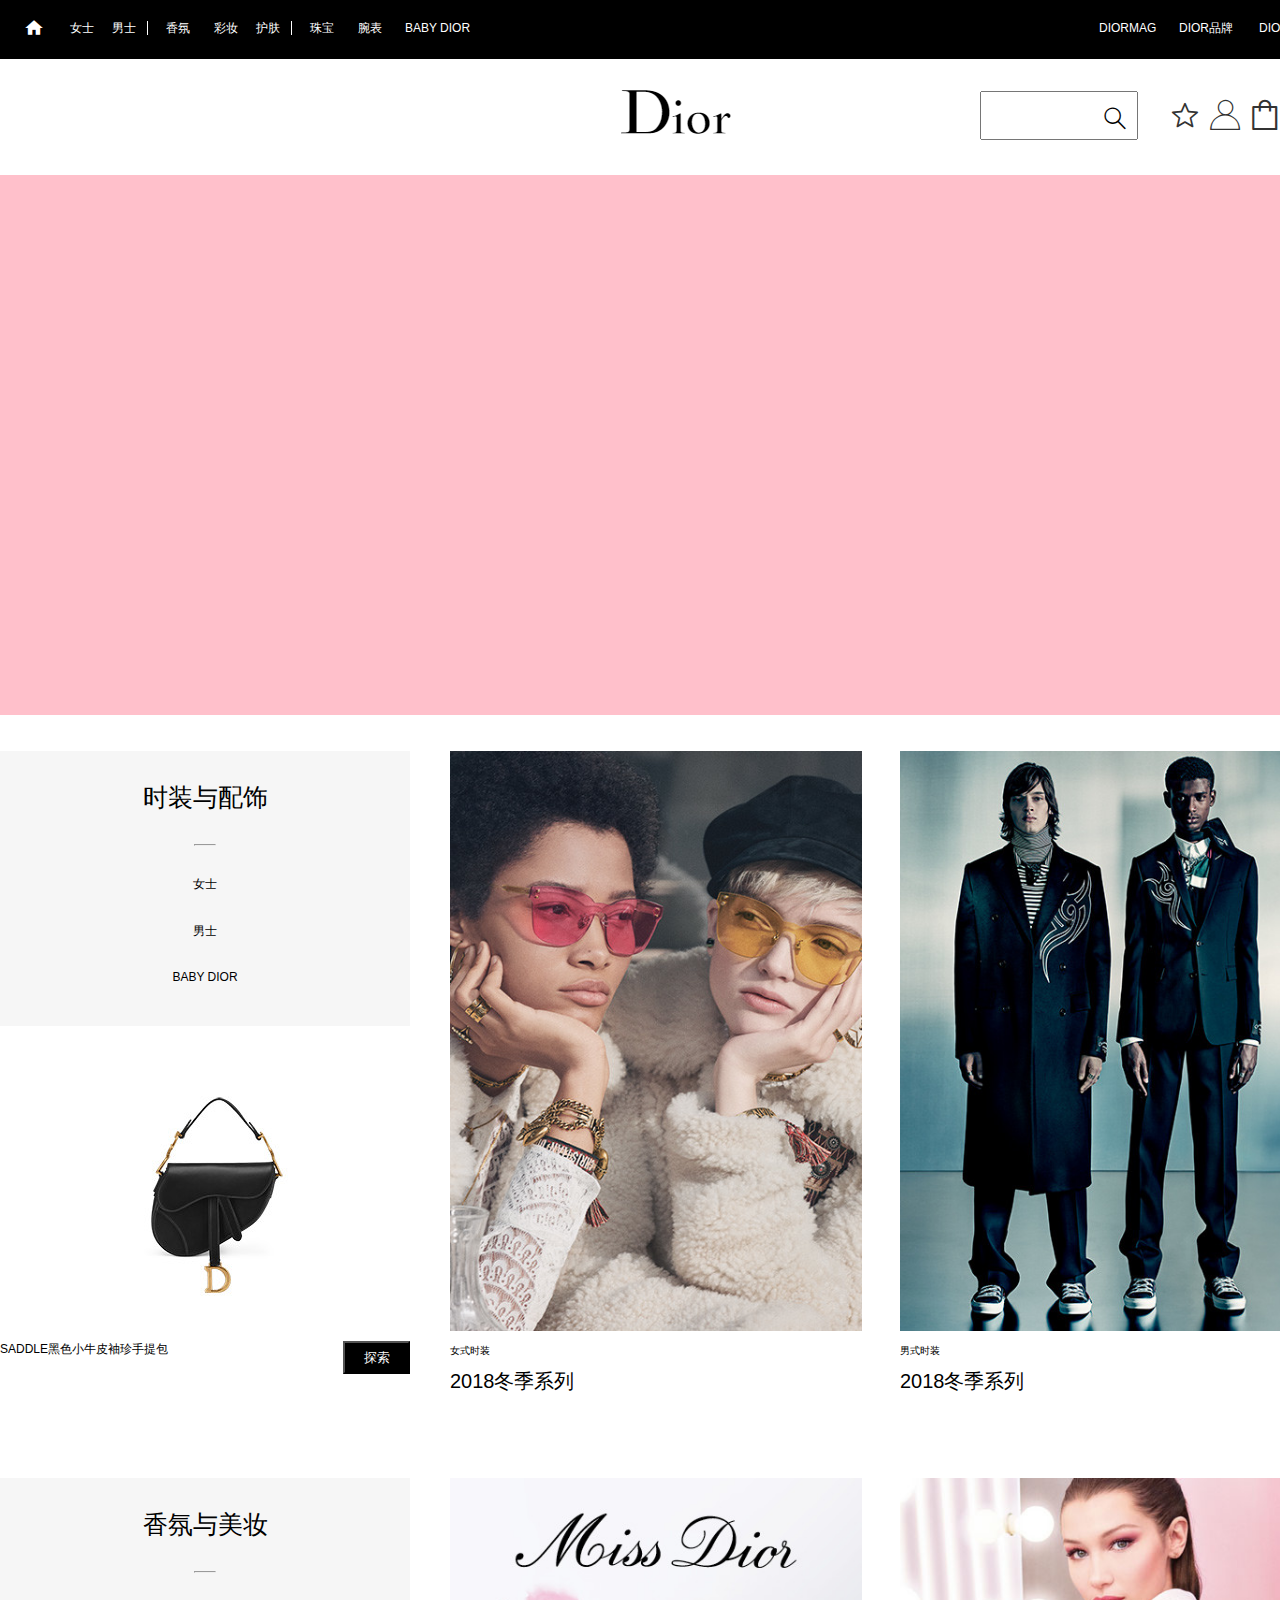
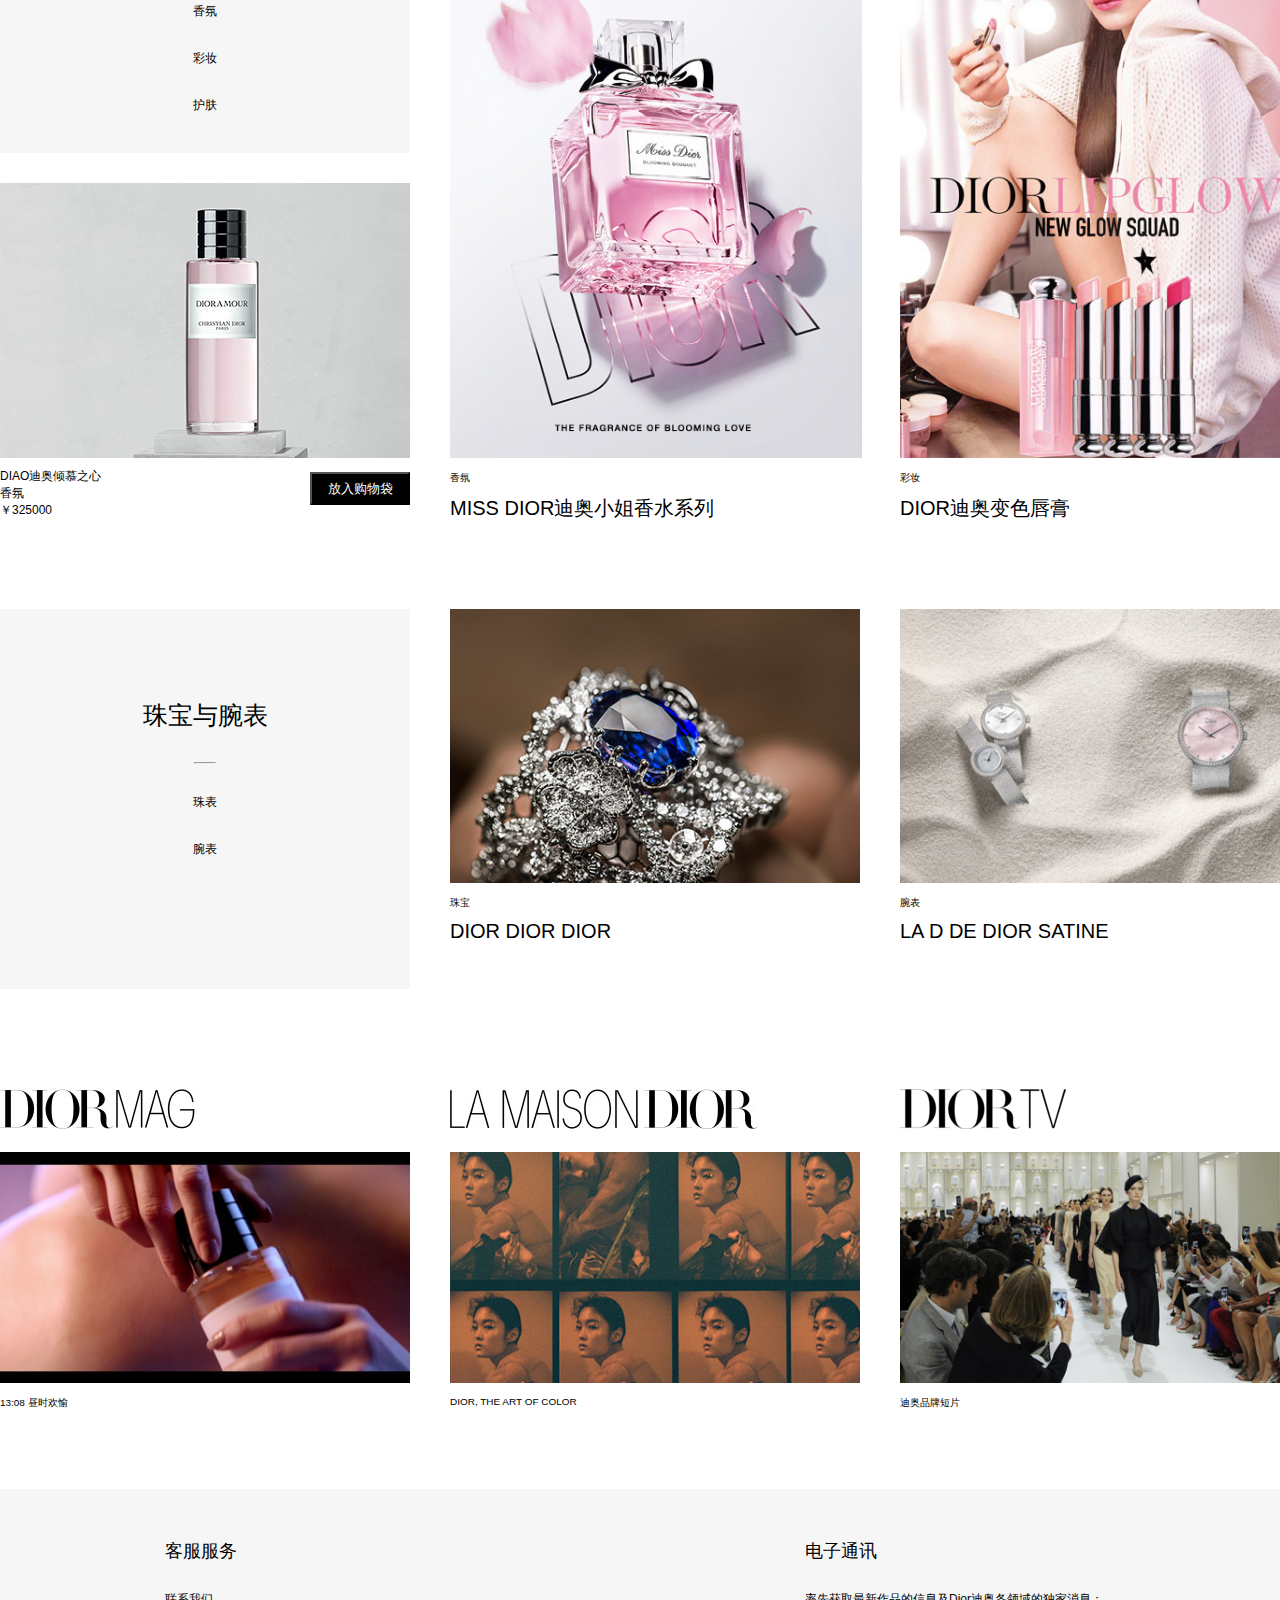
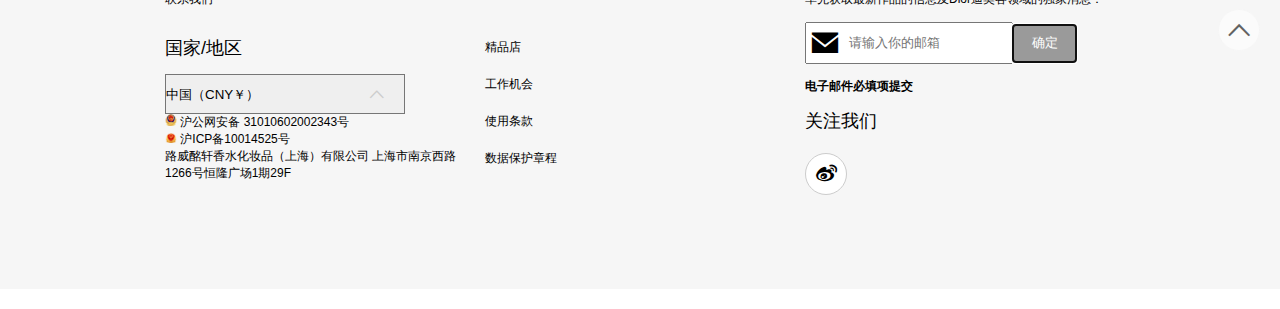
<file: index.html>
<!DOCTYPE html>
<html lang="en">
<head>
	<meta charset="UTF-8">
	<title>Dior首页</title>
	<link rel="stylesheet" href="css/common.css">
	<link rel="stylesheet" href="iconfont/iconfont.css">
	<link rel="stylesheet" href="icon/iconfont.css">
	<link rel="stylesheet" href="css/diao.css">
	<link rel="icon" href="images/w.png" type="image/x-icon"/>
</head>
<body>
<a href="#f-top" class="aa"><i class="iconfont icon-jiantouxiangshang last-font"></i></a>
	<div class="container" id="f-top">
		<div class="header">
		<div class="wrap">
				<div class="left">
					<ul>
						<li><i class="iconfont icon-fangzi myfont"></i></li>
						<li><a href="#">女士</a></li>
						<li><a href="#">男士</a></li>
						<li><a href="#">香氛</a></li>
						<li><a href="#">彩妆</a></li>
						<li><a href="#">护肤</a></li>
						<li><a href="#">珠宝</a></li>
						<li><a href="#">腕表</a></li>
						<li><a href="#">baby dior</a></li>
					</ul>
				</div>
				<div class="right">
					<ul>
						<li><a href="#">diormag</a></li>
						<li><a href="#">dior品牌</a></li>
						<li><a href="#">diortv</a></li>
					</ul>
				</div>
					</div>
				</div>
		<div class="logo">
		<div class="wrap2">
			<img src="images/dior.png" alt="" style="margin-top:20px">
			<form>
				<input type="text">
				<i class="iconfont icon-sousuo myfonts2"></i>
			</form>
			<div class="biao2">
				&nbsp;&nbsp;<i class="iconfont icon-star myfont5"></i>&nbsp;&nbsp;
				<i class="iconfont icon-yonghu myfont5"></i>&nbsp;&nbsp;
				<i class="iconfont icon-gouwudai myfont5"></i>&nbsp;&nbsp;
			</div>
		</div>
		</div>
		<div class="move">
			<div class="wrap3">	
			</div>
		</div>
		<div class="products">
			<div class="wrap4">
				<div class="first">	
				<div class="top">
					<div class="con">
					<span>时装与配饰</span>
					<hr>
					<ul>
					<li>女士</li>
					<li>男士</li>
					<li>BABY DIOR</li>
					</ul>
					</div>
				</div>
				<div class="bottom"></div>
				<div class="info">
					<a href="#">SADDLE黑色小牛皮袖珍手提包</a>
					<button>探索</button>
				</div>
				</div>
				<div class="second">
				<img src="images/second.jpg" alt="" height="580px">
					<div class="info">
					<h5>女式时装</h5>	
					<h4>2018冬季系列</h4>
					</div>
				</div>
				<div class="third">
				<img src="images/third.jpg" alt="" height="580px">
					<div class="info">
					<h5>男式时装</h5>	
					<h4>2018冬季系列</h4>	
					</div>
				</div>
			</div>
		</div>
		<!-- products2开始 -->
		<div class="products2">
			<div class="wrap4">
				<div class="first2">	
				<div class="top2">
					<div class="con">
					<span>香氛与美妆</span>
					<hr>
					<ul>
					<li>香氛</li>
					<li>彩妆</li>
					<li>护肤</li>
					</ul>
					</div>
				</div>
				<div class="bottom2"></div>
				<div class="info">
					<a href="#">DIAO迪奥倾慕之心</a><br>
					<a href="#">香氛</a><br>
					<a href="#">￥325000</a>
					<button>放入购物袋</button>
				</div>
				</div>
				<div class="second2">
				<img src="images/second2.jpg" alt="" height="580px">
					<div class="info">
					<h5>香氛</h5>	
					<h4>MISS DIOR迪奥小姐香水系列</h4>
					</div>
				</div>
				<div class="third2">
				<img src="images/third2.jpg" alt="" height="580px">
					<div class="info">
					<h5>彩妆</h5>	
					<h4>DIOR迪奥变色唇膏</h4>	
					</div>
				</div>
			</div>
		</div>
	<!-- products3开始 -->
	<div class="products3">
	<div class="wrap5">
		<div class="first3">
		<div class="con3">
			<span>珠宝与腕表</span>
			<hr>
			<ul>
				<li>珠表</li>
				<li>腕表</li>
			</ul>
			</div>
		</div>
		<div class="second3">
		<img src="images/second3.jpg" alt="" width="410px">

			<div class="info">
					<h5><a href="">珠宝</a></h5>	
					<h4><a href="">DIOR DIOR DIOR</a></h4>
					</div>
		</div>
		<div class="third3">
		<img src="images/third3.jpg" alt="" width="410px" >
			<div class="info">
					<h5><a href="">腕表</a></h5>	
					<h4><a href="">LA D DE DIOR SATINE</a></h4>
					</div>
		</div>
		</div>
	</div>
	<!-- products4开始 -->
	<div class="products4">
	 <div class="wrap5">
	  <div class="first4">
	    <img src="images/first41.jpg" alt="">
	    <img src="images/first4.jpg" alt="" width="410px">
		<div class="info">
		<h5><a href="">13:08 昼时欢愉</a></h5>	
		</div>
		</div>
		
	  <div class="second4">
	   <img src="images/second42.jpg" alt="">
	   <img src="images/second4.jpg" alt="" width="410px">
	    <div class="info">
		<h5><a href="">DIOR, THE ART OF COLOR</a></h5>	
		    </div>
		</div>
	  <div class="third4">
	  <img src="images/third41.png" alt="">
	    <img src="images/third4.jpg" alt="" width="410px">
	   <div class="info">
		<h5><a href="">迪奥品牌短片</a></h5>	
	   </div>
	  </div>
	</div>
 </div>
<!-- footer 开始 -->
	<div class="footer" >
	<div class="wrap6">	
		<div class="one">
			<span>客服服务</span><br><br><br>
			<a href="#">联系我们</a><br><br><br>
			<span>国家/地区</span><br><br>
<form action="GET">
	   <select name="xuanze" id="one2" class="select">
	   <option value="" disabled selected hidden><a href="#">中国（CNY￥）</a>
	   </option>
	   </select> 
</form>
	   <div class="sanjiao">
	   	<i class="iconfont icon-jiantouxiangshang footer-font"></i>
	   	<ul class="list">
	   	<li><a href="#">Belgique (EUR€)</a></li>
	   	<li><a href="#">Europe</a></li>
	   	<li><a href="#">België (EUR€)</a></li>
	   	<li><a href="#">Deutschland (EUR€)</a></li>
	   	<li><a href="#">España (EUR€)</a></li>
	   	<li><a href="#">United States (US$)</a></li>
	   	<li><a href="#">Россия</a></li>
	   	<li><a href="#">日本 (JPY¥)</a></li>
	   	<li><a href="#">한국 (KRW₩)</a></li>
	   	<li><a href="#">台灣</a></li>
	   	<li><a href="#">España (EUR€)</a></li>
	   	<li><a href="#">Nederland (EUR€)</a></li>
	   	<li><a href="#">Россия</a></li>
	   	<li><a href="#">中国 (CNY¥)</a></li>
	   	<li><a href="#">香港</a></li>
	   	<li><a href="#">Hong Kong</a></li>	
	   	<li><a href="#">International version</a></li>
	   </ul>
	   </div>
		<div class="nav">
			<img src="images/gongan-1.png" alt=""><a href="#"> 沪公网安备 31010602002343号 </a><br>
			<img src="images/gongan-2.png" alt=""><a href="#">  沪ICP备10014525号  </a><br>
			<a href="#"> 路威酩轩香水化妆品（上海）有限公司
上海市南京西路1266号恒隆广场1期29F </a><br>
		</div>
		</div>
		<div class="two">
			<ul>
				<li>精品店</li>
				<li>工作机会</li>
				<li>使用条款</li>
				<li>数据保护章程</li>
			</ul>
		</div>
		<div class="three">
			<span>电子通讯</span><br><br><br>
			<a href="#">率先获取最新作品的信息及Dior迪奥各领域的独家消息：</a><br><br>
		<form action="GET" >
			<i class="iconfont icon-icon1 xin"></i>
			<input type="email" placeholder="请输入你的邮箱" class="ip">
			<input type="reset" value="确定" class="submit" autofocus="autofocus">
			   
		</form><br>
		<div class="nav">
			<strong>电子邮件必填项提交</strong><br><br>
			<span>关注我们</span><br>	
			<div class="yuan"><i class="iconfont icon-weibo last-font"></i></div>
		</div>
		</div>
		
	</div>
	</div>
	<!-- 回到顶部 -->
	
	</div>
</body>
</html>
</file>
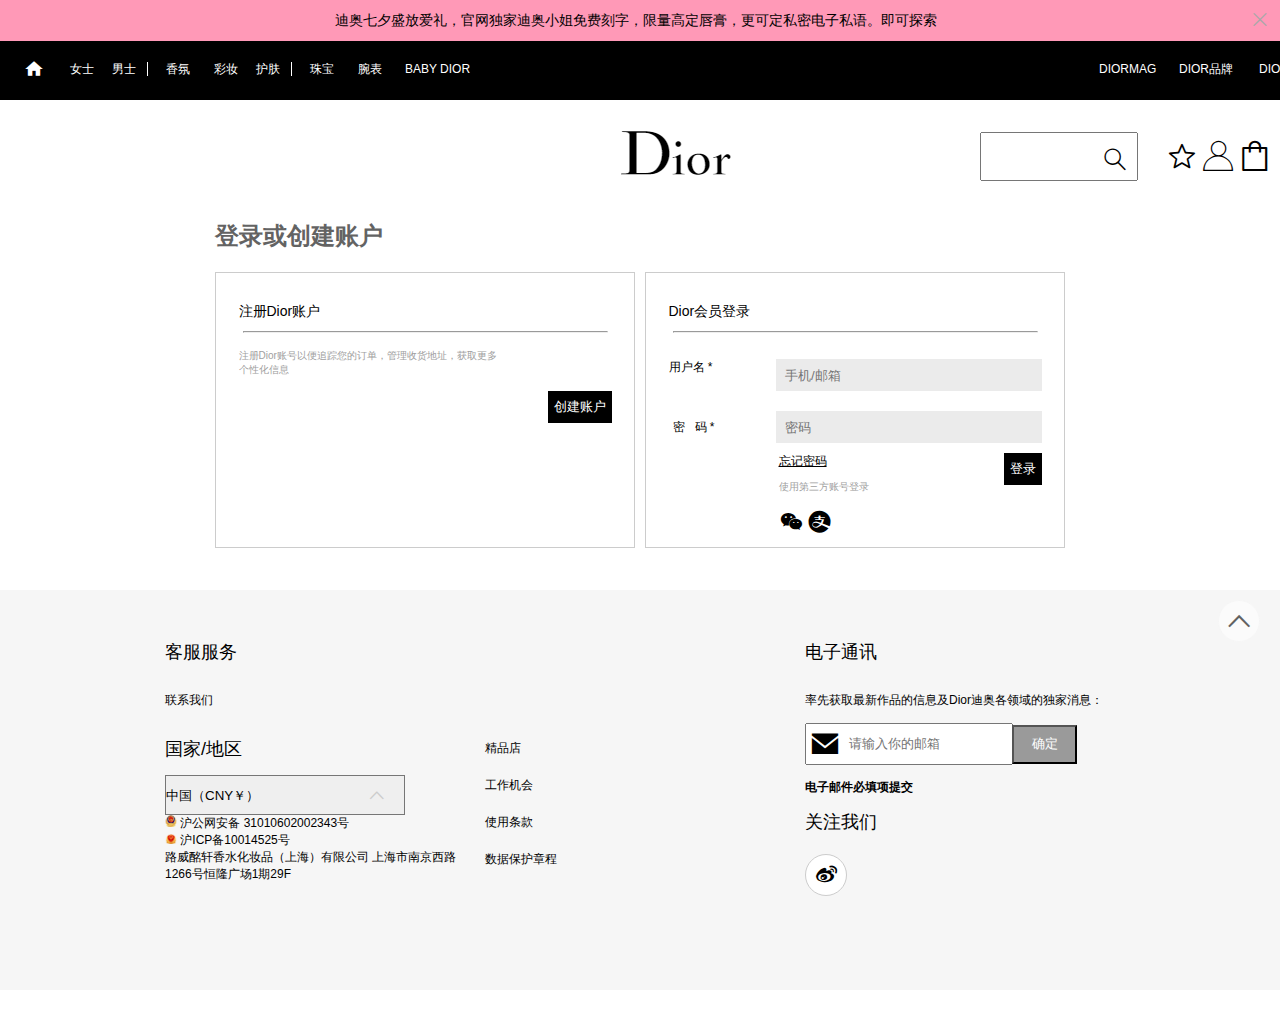
<file: 2-login.html>
<!DOCTYPE html>
<html lang="en">
<head>
	<meta charset="UTF-8">
	<title>登录</title>
	<link rel="stylesheet" href="css/common.css">
	<link rel="stylesheet" href="iconfont/iconfont.css">
	<link rel="stylesheet" href="icon/iconfont.css">
	<link rel="stylesheet" href="css/diao.css">
	<link rel="stylesheet" href="css/dl.css">
	<link rel="icon" href="images/w.png">
</head>
<body>

	<div class="fense">
		<div class="content">
			<span>迪奥七夕盛放爱礼，官网独家迪奥小姐免费刻字，限量高定唇膏，更可定私密电子私语。<a href="#">即可探索</a></span>
			<i class="iconfont icon-close"></i>
		</div>	
	</div>
	<a href="#f-top" class="aa"><i class="iconfont icon-jiantouxiangshang last-font"></i></a>
	<div class="container" id="f-top">
		<div class="header" >
		<div class="wrap">
				<div class="left">
					
					<ul>
						<li><i class="iconfont icon-fangzi myfont"></i></li>
						<li><a href="#">女士</a></li>
						<li><a href="#">男士</a></li>
						<li><a href="#">香氛</a></li>
						<li><a href="#">彩妆</a></li>
						<li><a href="#">护肤</a></li>
						<li><a href="#">珠宝</a></li>
						<li><a href="#">腕表</a></li>
						<li><a href="#">baby dior</a></li>
					</ul>
				</div>
				<div class="right">
					<ul>
						<li><a href="#">diormag</a></li>
						<li><a href="#">dior品牌</a></li>
						<li><a href="#">diortv</a></li>
					</ul>
				</div>
					</div>
				</div>
		<div class="logo">
		<div class="wrap2">
			<img src="images/dior.png" alt="" style="margin-top:20px">
			<form>
				<input type="text">
				<i class="iconfont icon-sousuo myfonts2"></i>
			</form>
			<div class="biao">
				<div class="icon-star1">&nbsp;&nbsp;<i class="iconfont icon-star myfont4"></i>&nbsp;&nbsp;</div>
				<div class="icon-yonghu1"><i class="iconfont icon-yonghu myfont4 "></i>&nbsp;&nbsp;
				<div class="yonghu">
				<div class="sj"></div>
				<span>您的账户</span><br>
				<input type="text" style="background-color:black;" value="登录" class="tan"><br>
				<input type="text" style="background-color:white"  class="tan2" value="注册新用户">
				<ul>
					<li><i class="iconfont icon-star"></i><a href="#">愿望清单</a></li>
					<li><i class="iconfont icon-yonghu "></i><a href="#">个人资料</a></li>
					<li><i class="iconfont icon-gouwudai "></i><a href="#">订单详情</a></li>			
				</ul>

				</div>
				</div>
				<div class="icon-gouwudai1"><i class="iconfont icon-gouwudai myfont4"></i></div>
			</div>
		</div>
		</div>
	<div class="ddd">
		<h1>登录或创建账户</h1>
		<div class="zhuce">
		<div class="dr">
			<p>注册Dior账户</p>
			<hr>
			<p class="pp">注册Dior账号以便追踪您的订单，管理收货地址，获取更多<br>个性化信息</p><br>
			<button>创建账户</button>
		</div>
		</div>
		<div class="denglu">
			<div class="dr">
			<p>Dior会员登录</p>
			<hr>
			<div class="users">
			<label for="user" class="lb">用户名 *</label></div>
			<div class="put">
			<input type="text" placeholder="&nbsp; 手机/邮箱">
			</div>
			<div class="users2">
			<label for="mima" class="lb">密 &nbsp;&nbsp;码 *</label></div>
			<div class="put2">
			<input type="text" placeholder="&nbsp; 密码">
			</div>
			<div class="shi">
			<a href="#">忘记密码</a>
			<button>登录</button><br>	
			<p class="ps">使用第三方账号登录</p><br>
			<i class="iconfont icon-weixin pss"></i>
			<i class="iconfont icon-zhifubao pss"></i>
			</div>
		</div>
		</div>
		</div>
	</div>
	<div class="footer" >
	<div class="wrap6">	
		<div class="one">
			<span>客服服务</span><br><br><br>
			<a href="#">联系我们</a><br><br><br>
			<span>国家/地区</span><br><br>
		<form action="GET">
	   <select name="xuanze" id="one2" class="select">
	   <option value="" disabled selected hidden><a href="#">中国（CNY￥）</a>
	   </option>
	   </select> 
		</form>
	   <div class="sanjiao">
	   	<i class="iconfont icon-jiantouxiangshang footer-font"></i>
	   	<ul class="list">
	   	<li><a href="#">Belgique (EUR€)</a></li>
	   	<li><a href="#">Europe</a></li>
	   	<li><a href="#">België (EUR€)</a></li>
	   	<li><a href="#">Deutschland (EUR€)</a></li>
	   	<li><a href="#">España (EUR€)</a></li>
	   	<li><a href="#">United States (US$)</a></li>
	   	<li><a href="#">Россия</a></li>
	   	<li><a href="#">日本 (JPY¥)</a></li>
	   	<li><a href="#">한국 (KRW₩)</a></li>
	   	<li><a href="#">台灣</a></li>
	   	<li><a href="#">España (EUR€)</a></li>
	   	<li><a href="#">Nederland (EUR€)</a></li>
	   	<li><a href="#">Россия</a></li>
	   	<li><a href="#">中国 (CNY¥)</a></li>
	   	<li><a href="#">香港</a></li>
	   	<li><a href="#">Hong Kong</a></li>	 			
	   	<li><a href="#">International version</a></li>
	   </ul>
	   </div>
		<div class="nav">
			<img src="images/gongan-1.png" alt=""><a href="#"> 沪公网安备 31010602002343号 </a><br>
			<img src="images/gongan-2.png" alt=""><a href="#">  沪ICP备10014525号  </a><br>
			<a href="#"> 路威酩轩香水化妆品（上海）有限公司
		上海市南京西路1266号恒隆广场1期29F </a><br>
		</div>
		</div>
		<div class="two">
			<ul>
				<li>精品店</li>
				<li>工作机会</li>
				<li>使用条款</li>
				<li>数据保护章程</li>
			</ul>
		</div>
		<div class="three">
			<span>电子通讯</span><br><br><br>
			<a href="#">率先获取最新作品的信息及Dior迪奥各领域的独家消息：</a><br><br>
		<form action="GET" >
			<i class="iconfont icon-icon1 xin"></i>
			<input type="email" placeholder="请输入你的邮箱" class="ip">
			<input type="submit" value="确定" class="submit">
			   
		</form><br>
		<div class="nav">
			<strong>电子邮件必填项提交</strong><br><br>
			<span>关注我们</span><br>	
			<div class="yuan"><i class="iconfont icon-weibo last-font"></i></div>
		</div>
		</div>
		</div>
	</div>
	</div>
</body>
</html>
</file>
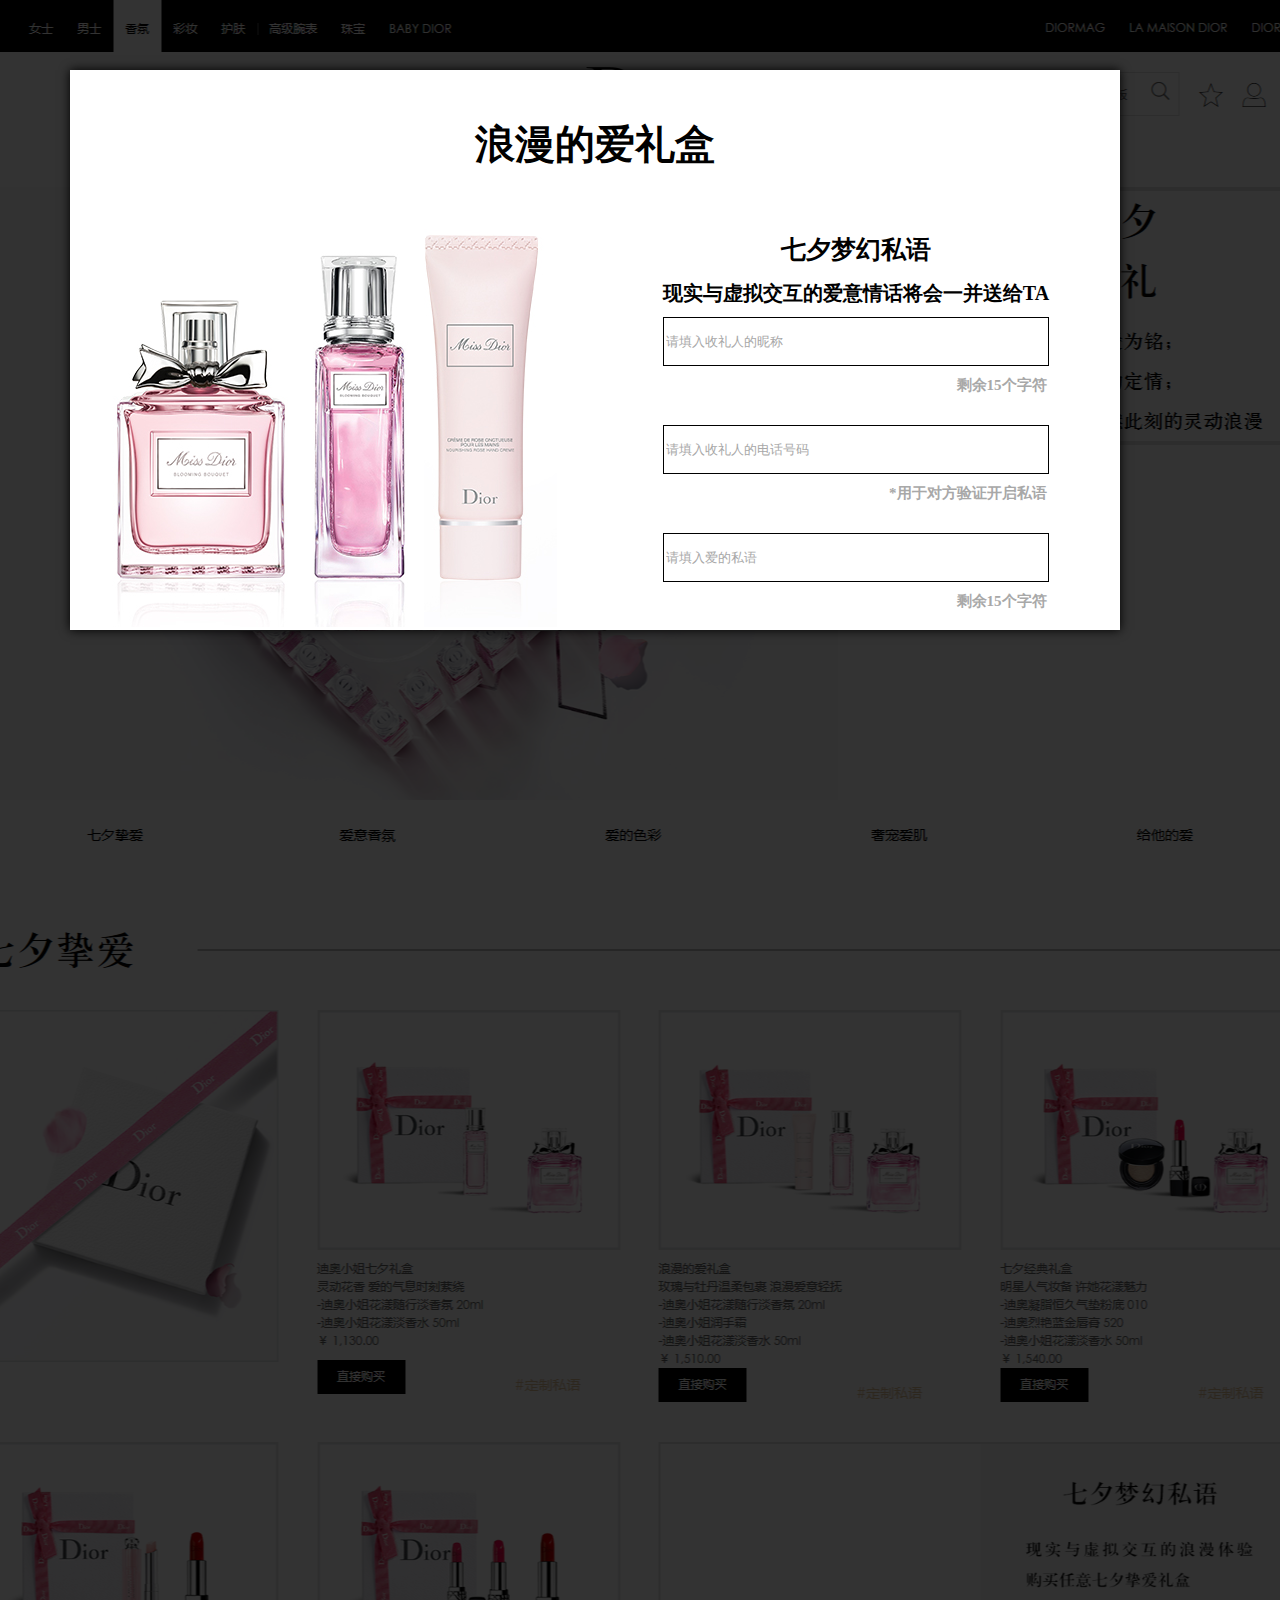
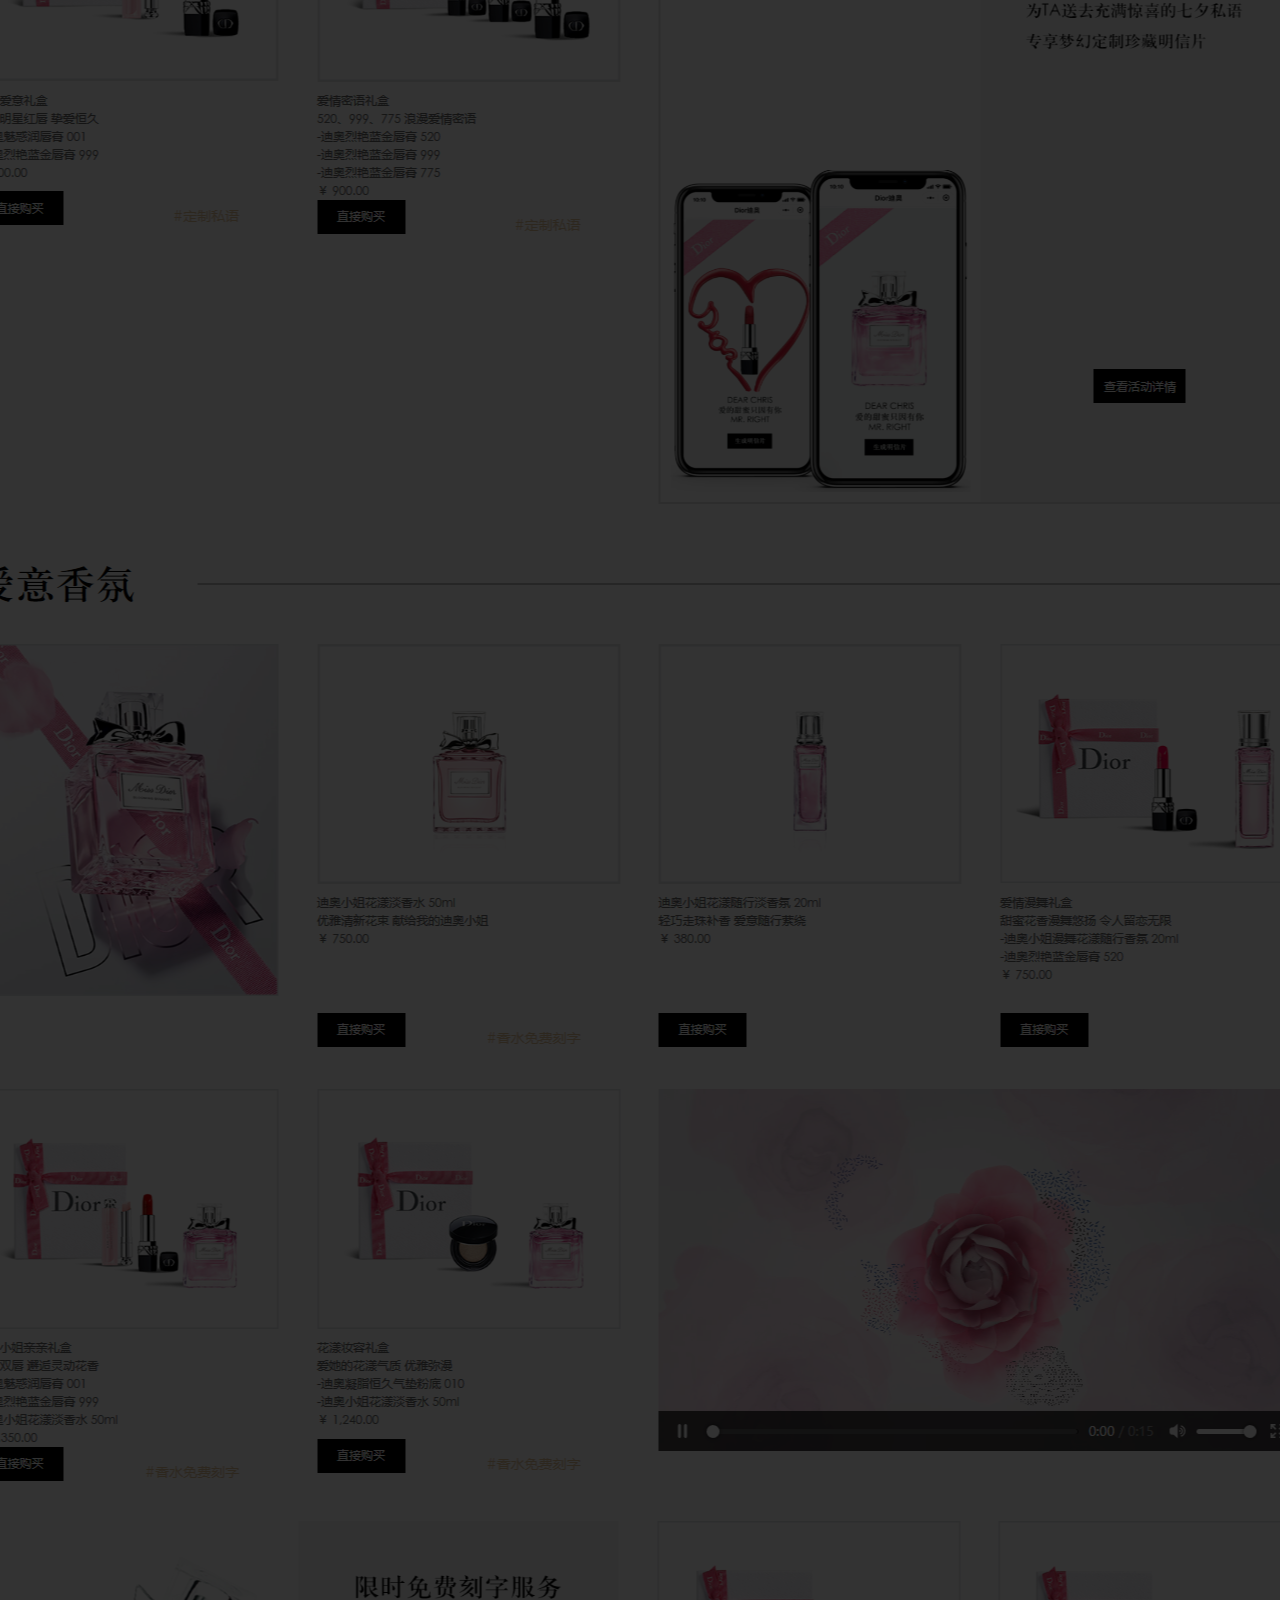
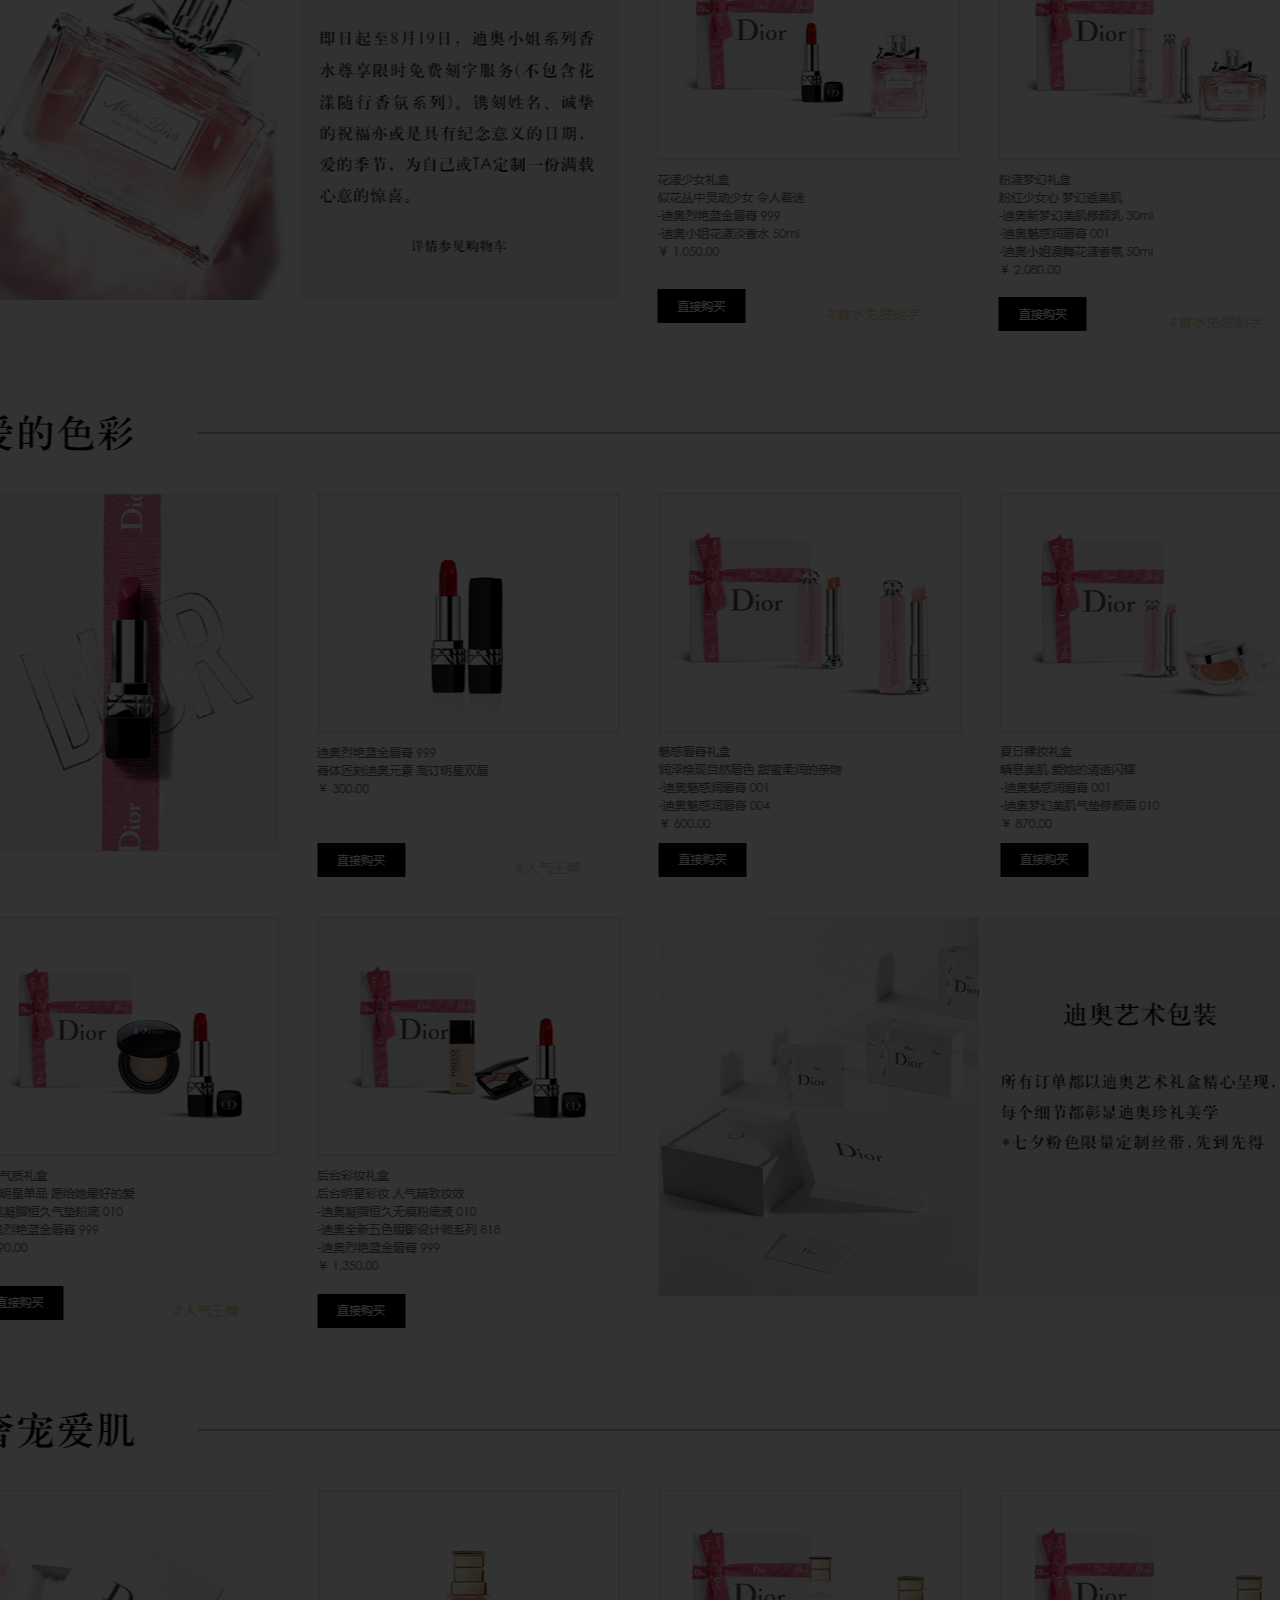
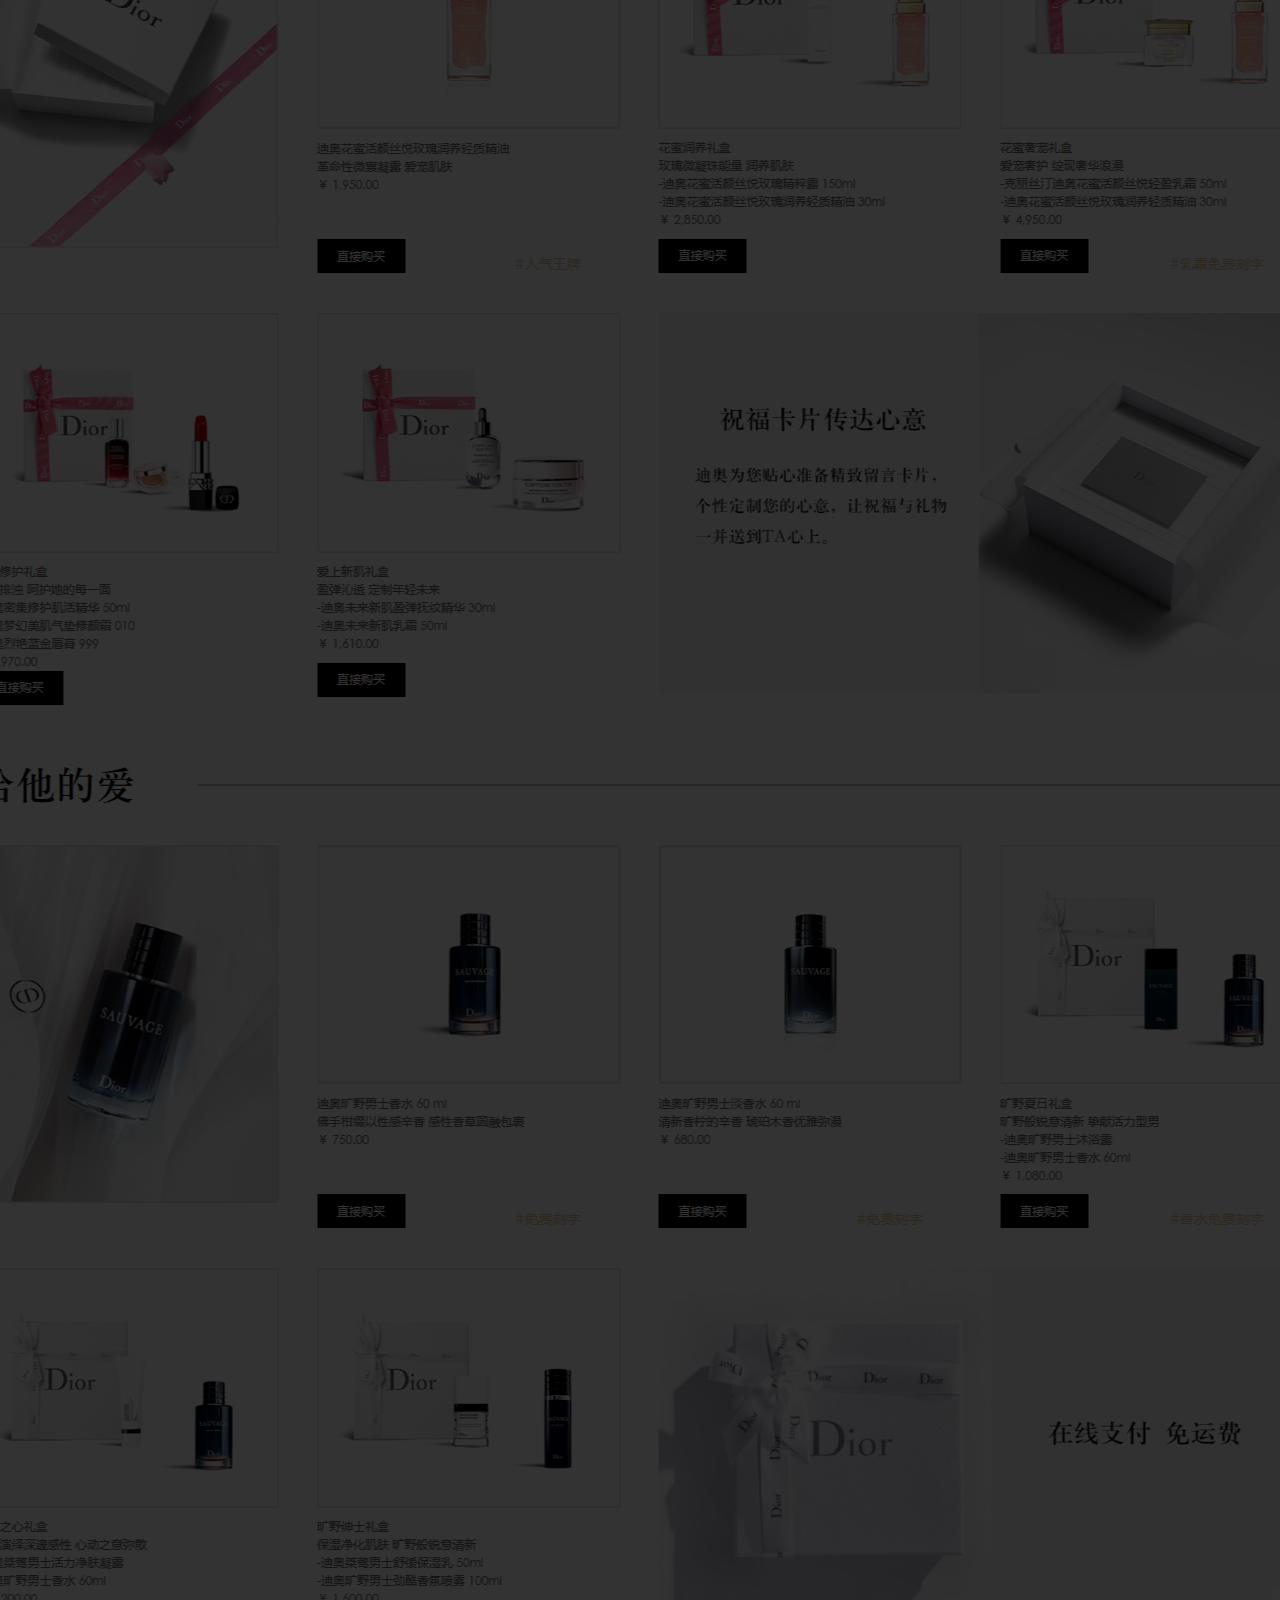
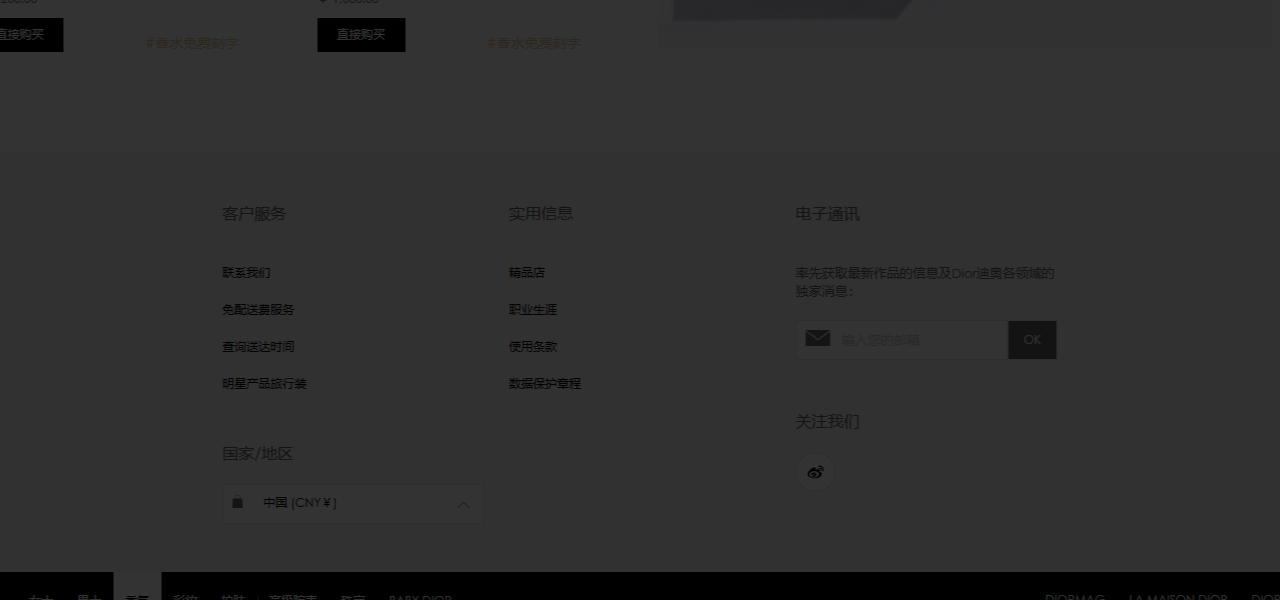
<file: 5-mtk.html>
<!DOCTYPE html>
<html lang="en">
<head>
	<meta charset="UTF-8">
	<title>直接购买</title>
	<link rel="stylesheet" href="css/common.css">
	<link rel="stylesheet" href="icon1.css">
	<link rel="icon" href="images/w.png">
	<link rel="stylesheet" href="css/mtk.css">
</head>
<body>
	<div class="all">
	<div class="mai">
	<div class="iconfont">&#xe665;</div>
		<div class="in">
			<div class="title">
				浪漫的爱礼盒
			</div>
			<div class="content">
			<div class="left"><img src="images/mai.jpg" alt="">
			<p style="font-size:18px;font-family:SimSun;font-weight:900;line-height:30px;">迪奥小姐花漾淡香水限时免费刻字</p>
			<p style="font-size:14px;font-family:SimSun;font-weight:900;color:#999999;line-height:30px;">	即日起至8月19日</p>
			<input type="text" value="请输入您的刻字内容" style="width:300px;height:45px;color:#999999;">
			<div style="font-size:18px;color:#999999;font-family:SimSun;font-weight:600;position:relative;left:200px; margin-top:15px">剩余8个字符</div>
			</div>
			<div class="right">
				<div style="text-align:center;margin:0 auto;font:25px 宋体;font-weight:900;line-height:60px;">七夕梦幻私语</div>
				<div style="text-align:center;margin:0 auto;font:20px 宋体;font-weight:900;">现实与虚拟交互的爱意情话将会一并送给TA</div>
				<div class="wen">
					<ul>
						<li>
							<input type="text" value="请填入收礼人的昵称">
							<p id="q">剩余15个字符</p>
						</li>
						<li>
							<input type="text" value="请填入收礼人的电话号码">
							<p>*用于对方验证开启私语</p>
						</li>
						<li>
							<input type="text" value="请填入爱的私语">
							<p>剩余15个字符</p>
						</li>
						<li>
							<input type="text" value="请填入您的昵称">
							<p>剩余15个字符</p>
						</li>
					</ul>
				</div>
			</div>
			
			</div>
			<div class="bottom">
				<input type="text" value="确认并购买" style="width:300px;height:45px;background-color:black;color:white;font-size:25px;font-weight:500;font-family:Microsoft Yahei;text-align:center;border:none;margin-top:30px;margin-bottom:20px;">
				<p style="font-size:14px;font-family:SimSun;font-weight:900;color:#999999;line-height:30px;">刻字工艺需耗时2-3天，最终配送时间会相应延长。根据退换</p>
				<p style="font-size:14px;font-family:SimSun;font-weight:900;color:#999999;line-height:30px;">货相关规定，非商品质量问题，已刻字产品不接受退货，敬请谅解。</p>
			</div>
		</div>
	</div>
	</div>
</body>
</html>
</file>
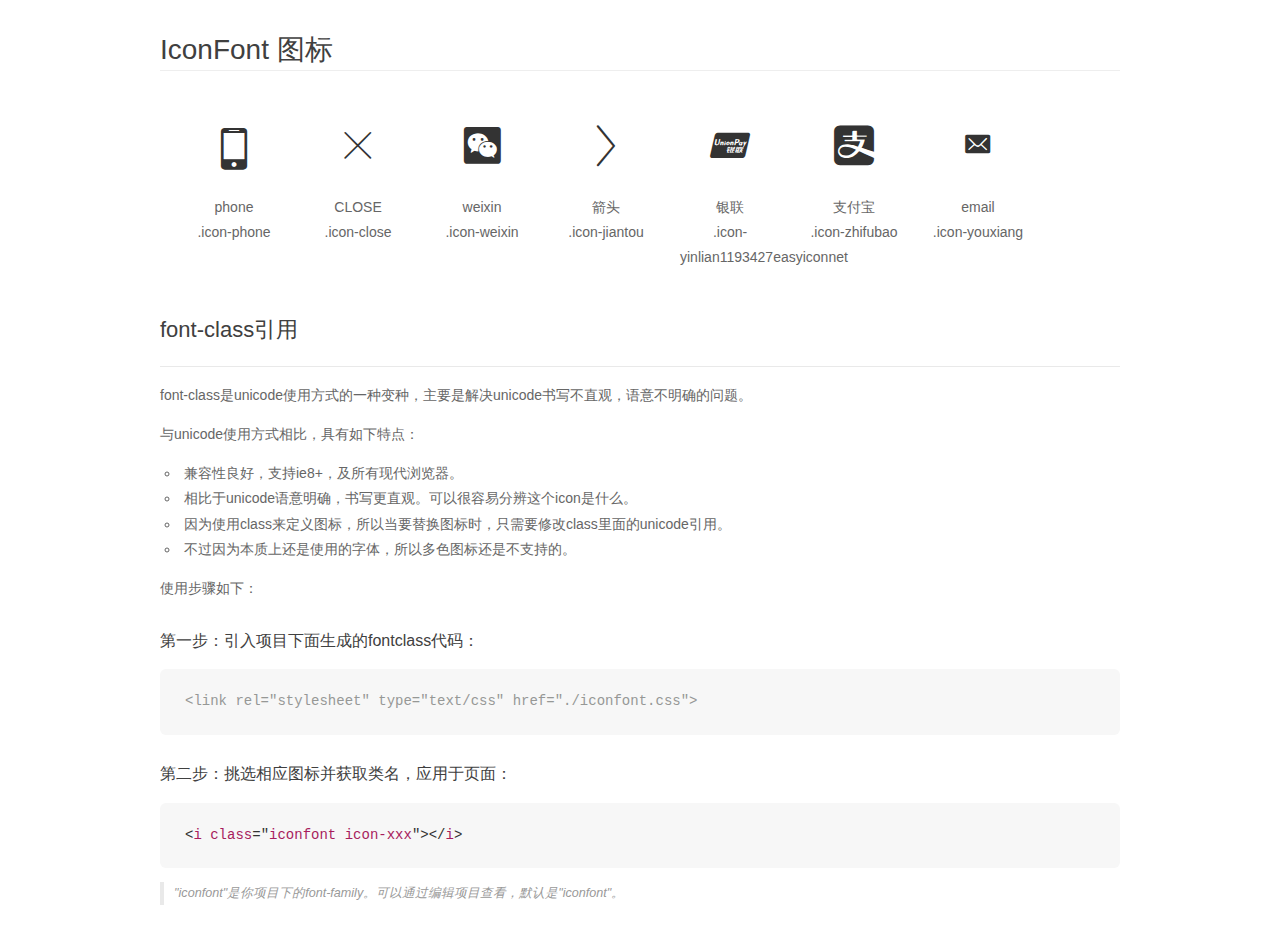
<file: icon-car/demo_fontclass.html>
<!DOCTYPE html>
<html>
<head>
    <meta charset="utf-8"/>
    <title>IconFont</title>
    <link rel="stylesheet" href="demo.css">
    <link rel="stylesheet" href="iconfont.css">
</head>
<body>
    <div class="main markdown">
        <h1>IconFont 图标</h1>
        <ul class="icon_lists clear">
            
                <li>
                <i class="icon iconfont icon-phone"></i>
                    <div class="name">phone</div>
                    <div class="fontclass">.icon-phone</div>
                </li>
            
                <li>
                <i class="icon iconfont icon-close"></i>
                    <div class="name">CLOSE</div>
                    <div class="fontclass">.icon-close</div>
                </li>
            
                <li>
                <i class="icon iconfont icon-weixin"></i>
                    <div class="name">weixin</div>
                    <div class="fontclass">.icon-weixin</div>
                </li>
            
                <li>
                <i class="icon iconfont icon-jiantou"></i>
                    <div class="name">箭头</div>
                    <div class="fontclass">.icon-jiantou</div>
                </li>
            
                <li>
                <i class="icon iconfont icon-yinlian1193427easyiconnet"></i>
                    <div class="name">银联</div>
                    <div class="fontclass">.icon-yinlian1193427easyiconnet</div>
                </li>
            
                <li>
                <i class="icon iconfont icon-zhifubao"></i>
                    <div class="name">支付宝</div>
                    <div class="fontclass">.icon-zhifubao</div>
                </li>
            
                <li>
                <i class="icon iconfont icon-youxiang"></i>
                    <div class="name">email</div>
                    <div class="fontclass">.icon-youxiang</div>
                </li>
            
        </ul>

        <h2 id="font-class-">font-class引用</h2>
        <hr>

        <p>font-class是unicode使用方式的一种变种，主要是解决unicode书写不直观，语意不明确的问题。</p>
        <p>与unicode使用方式相比，具有如下特点：</p>
        <ul>
        <li>兼容性良好，支持ie8+，及所有现代浏览器。</li>
        <li>相比于unicode语意明确，书写更直观。可以很容易分辨这个icon是什么。</li>
        <li>因为使用class来定义图标，所以当要替换图标时，只需要修改class里面的unicode引用。</li>
        <li>不过因为本质上还是使用的字体，所以多色图标还是不支持的。</li>
        </ul>
        <p>使用步骤如下：</p>
        <h3 id="-fontclass-">第一步：引入项目下面生成的fontclass代码：</h3>


        <pre><code class="lang-js hljs javascript"><span class="hljs-comment">&lt;link rel="stylesheet" type="text/css" href="./iconfont.css"&gt;</span></code></pre>
        <h3 id="-">第二步：挑选相应图标并获取类名，应用于页面：</h3>
        <pre><code class="lang-css hljs">&lt;<span class="hljs-selector-tag">i</span> <span class="hljs-selector-tag">class</span>="<span class="hljs-selector-tag">iconfont</span> <span class="hljs-selector-tag">icon-xxx</span>"&gt;&lt;/<span class="hljs-selector-tag">i</span>&gt;</code></pre>
        <blockquote>
        <p>"iconfont"是你项目下的font-family。可以通过编辑项目查看，默认是"iconfont"。</p>
        </blockquote>
    </div>
</body>
</html>
</file>
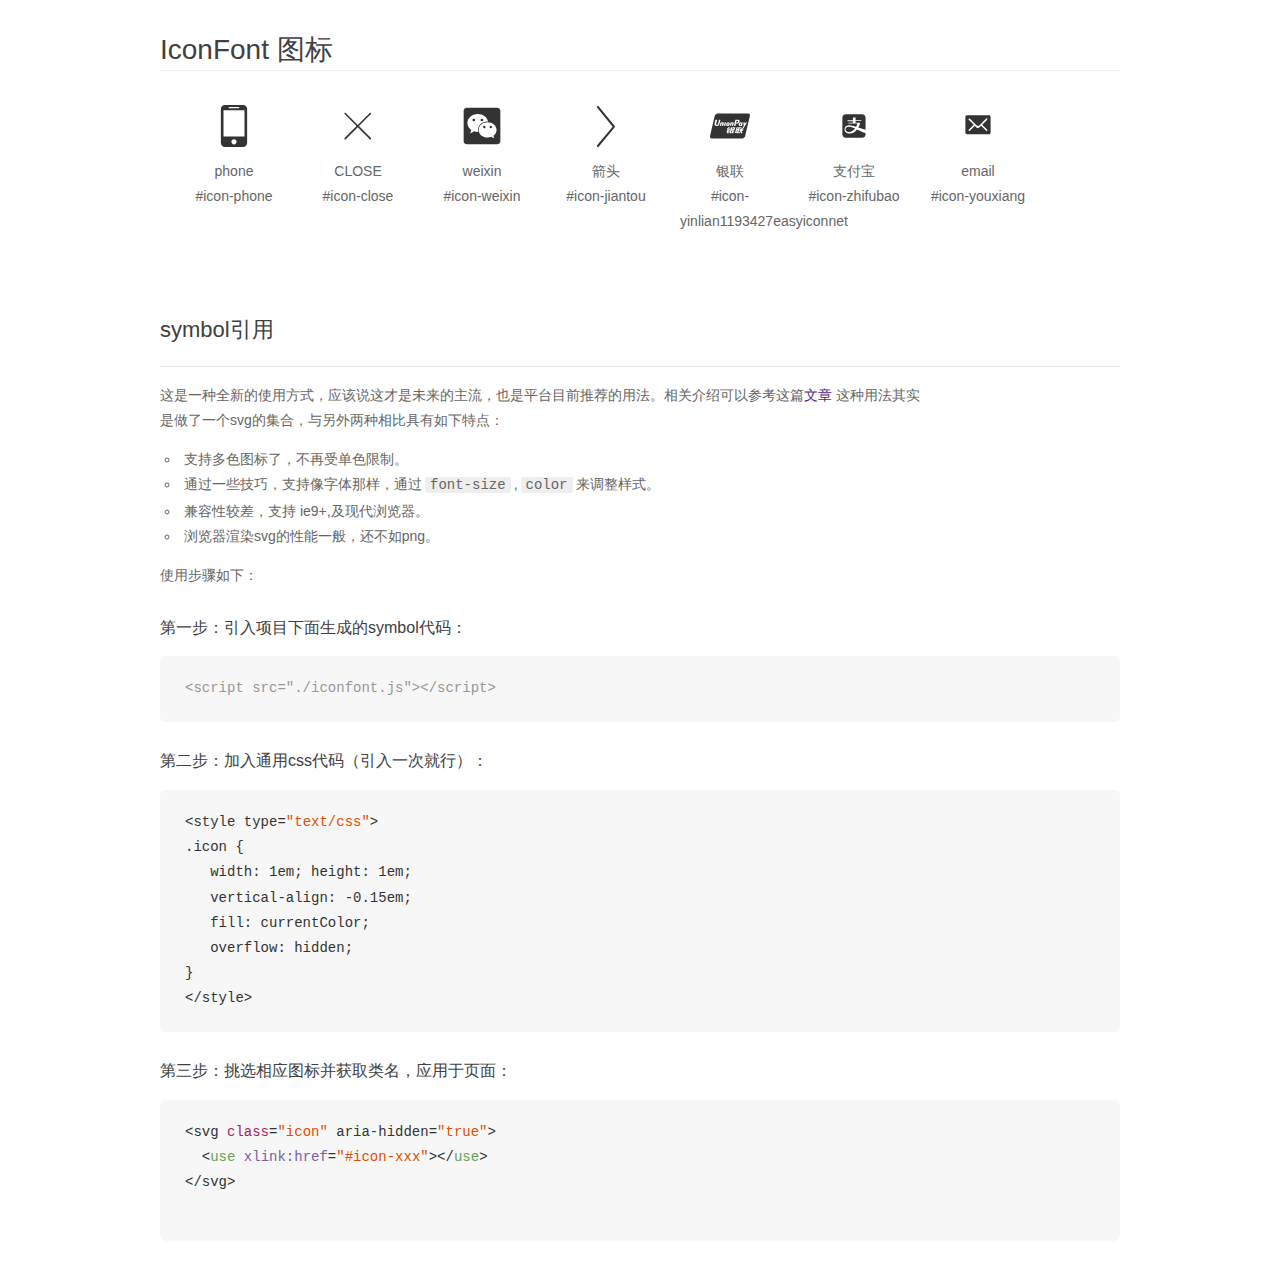
<file: icon-car/demo_symbol.html>
<!DOCTYPE html>
<html>
<head>
    <meta charset="utf-8"/>
    <title>IconFont</title>
    <link rel="stylesheet" href="demo.css">
    <script src="iconfont.js"></script>

    <style type="text/css">
        .icon {
          /* 通过设置 font-size 来改变图标大小 */
          width: 1em; height: 1em;
          /* 图标和文字相邻时，垂直对齐 */
          vertical-align: -0.15em;
          /* 通过设置 color 来改变 SVG 的颜色/fill */
          fill: currentColor;
          /* path 和 stroke 溢出 viewBox 部分在 IE 下会显示
             normalize.css 中也包含这行 */
          overflow: hidden;
        }

    </style>
</head>
<body>
    <div class="main markdown">
        <h1>IconFont 图标</h1>
        <ul class="icon_lists clear">
            
                <li>
                    <svg class="icon" aria-hidden="true">
                        <use xlink:href="#icon-phone"></use>
                    </svg>
                    <div class="name">phone</div>
                    <div class="fontclass">#icon-phone</div>
                </li>
            
                <li>
                    <svg class="icon" aria-hidden="true">
                        <use xlink:href="#icon-close"></use>
                    </svg>
                    <div class="name">CLOSE</div>
                    <div class="fontclass">#icon-close</div>
                </li>
            
                <li>
                    <svg class="icon" aria-hidden="true">
                        <use xlink:href="#icon-weixin"></use>
                    </svg>
                    <div class="name">weixin</div>
                    <div class="fontclass">#icon-weixin</div>
                </li>
            
                <li>
                    <svg class="icon" aria-hidden="true">
                        <use xlink:href="#icon-jiantou"></use>
                    </svg>
                    <div class="name">箭头</div>
                    <div class="fontclass">#icon-jiantou</div>
                </li>
            
                <li>
                    <svg class="icon" aria-hidden="true">
                        <use xlink:href="#icon-yinlian1193427easyiconnet"></use>
                    </svg>
                    <div class="name">银联</div>
                    <div class="fontclass">#icon-yinlian1193427easyiconnet</div>
                </li>
            
                <li>
                    <svg class="icon" aria-hidden="true">
                        <use xlink:href="#icon-zhifubao"></use>
                    </svg>
                    <div class="name">支付宝</div>
                    <div class="fontclass">#icon-zhifubao</div>
                </li>
            
                <li>
                    <svg class="icon" aria-hidden="true">
                        <use xlink:href="#icon-youxiang"></use>
                    </svg>
                    <div class="name">email</div>
                    <div class="fontclass">#icon-youxiang</div>
                </li>
            
        </ul>


        <h2 id="symbol-">symbol引用</h2>
        <hr>

        <p>这是一种全新的使用方式，应该说这才是未来的主流，也是平台目前推荐的用法。相关介绍可以参考这篇<a href="">文章</a>
        这种用法其实是做了一个svg的集合，与另外两种相比具有如下特点：</p>
        <ul>
          <li>支持多色图标了，不再受单色限制。</li>
          <li>通过一些技巧，支持像字体那样，通过<code>font-size</code>,<code>color</code>来调整样式。</li>
          <li>兼容性较差，支持 ie9+,及现代浏览器。</li>
          <li>浏览器渲染svg的性能一般，还不如png。</li>
        </ul>
        <p>使用步骤如下：</p>
        <h3 id="-symbol-">第一步：引入项目下面生成的symbol代码：</h3>
        <pre><code class="lang-js hljs javascript"><span class="hljs-comment">&lt;script src="./iconfont.js"&gt;&lt;/script&gt;</span></code></pre>
        <h3 id="-css-">第二步：加入通用css代码（引入一次就行）：</h3>
        <pre><code class="lang-js hljs javascript">&lt;style type=<span class="hljs-string">"text/css"</span>&gt;
.icon {
   width: <span class="hljs-number">1</span>em; height: <span class="hljs-number">1</span>em;
   vertical-align: <span class="hljs-number">-0.15</span>em;
   fill: currentColor;
   overflow: hidden;
}
&lt;<span class="hljs-regexp">/style&gt;</span></code></pre>
        <h3 id="-">第三步：挑选相应图标并获取类名，应用于页面：</h3>
        <pre><code class="lang-js hljs javascript">&lt;svg <span class="hljs-class"><span class="hljs-keyword">class</span></span>=<span class="hljs-string">"icon"</span> aria-hidden=<span class="hljs-string">"true"</span>&gt;<span class="xml"><span class="hljs-tag">
  &lt;<span class="hljs-name">use</span> <span class="hljs-attr">xlink:href</span>=<span class="hljs-string">"#icon-xxx"</span>&gt;</span><span class="hljs-tag">&lt;/<span class="hljs-name">use</span>&gt;</span>
</span>&lt;<span class="hljs-regexp">/svg&gt;
        </span></code></pre>
    </div>
</body>
</html>
</file>
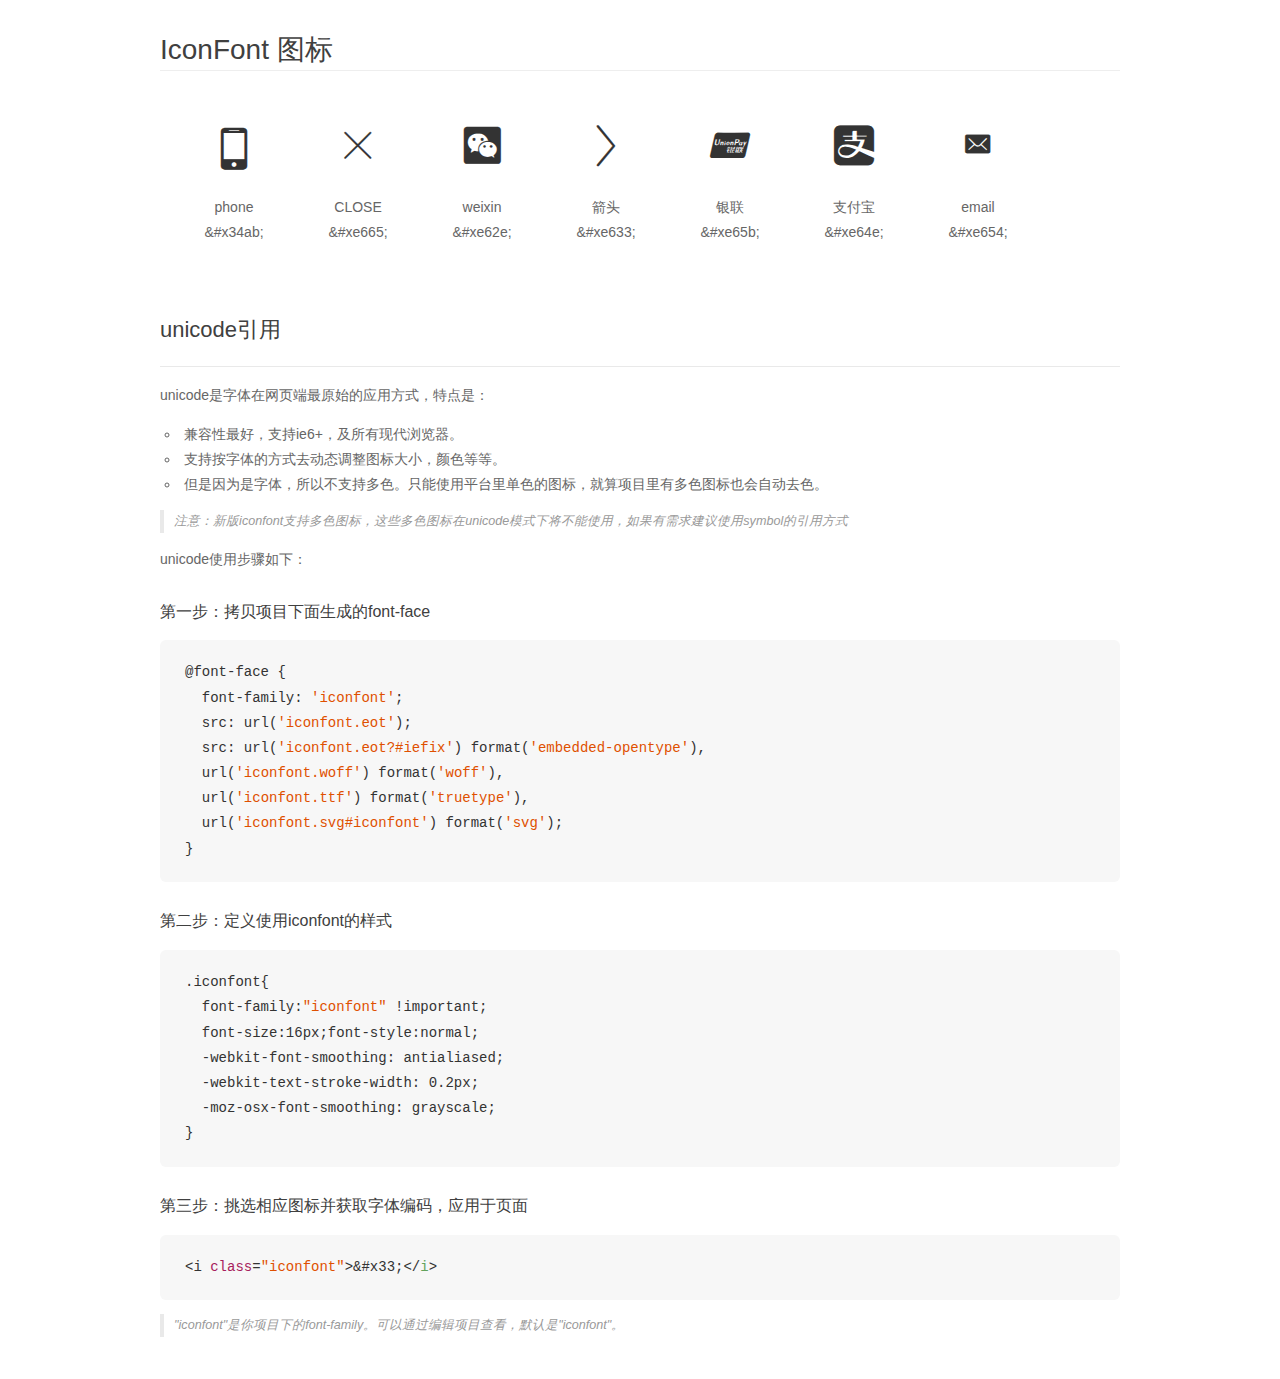
<file: icon-car/demo_unicode.html>
<!DOCTYPE html>
<html>
<head>
    <meta charset="utf-8"/>
    <title>IconFont</title>
    <link rel="stylesheet" href="demo.css">

    <style type="text/css">

        @font-face {font-family: "iconfont";
          src: url('iconfont.eot'); /* IE9*/
          src: url('iconfont.eot#iefix') format('embedded-opentype'), /* IE6-IE8 */
          url('iconfont.woff') format('woff'), /* chrome, firefox */
          url('iconfont.ttf') format('truetype'), /* chrome, firefox, opera, Safari, Android, iOS 4.2+*/
          url('iconfont.svg#iconfont') format('svg'); /* iOS 4.1- */
        }

        .iconfont {
          font-family:"iconfont" !important;
          font-size:16px;
          font-style:normal;
          -webkit-font-smoothing: antialiased;
          -webkit-text-stroke-width: 0.2px;
          -moz-osx-font-smoothing: grayscale;
        }

    </style>
</head>
<body>
    <div class="main markdown">
        <h1>IconFont 图标</h1>
        <ul class="icon_lists clear">
            
                <li>
                <i class="icon iconfont">&#x34ab;</i>
                    <div class="name">phone</div>
                    <div class="code">&amp;#x34ab;</div>
                </li>
            
                <li>
                <i class="icon iconfont">&#xe665;</i>
                    <div class="name">CLOSE</div>
                    <div class="code">&amp;#xe665;</div>
                </li>
            
                <li>
                <i class="icon iconfont">&#xe62e;</i>
                    <div class="name">weixin</div>
                    <div class="code">&amp;#xe62e;</div>
                </li>
            
                <li>
                <i class="icon iconfont">&#xe633;</i>
                    <div class="name">箭头</div>
                    <div class="code">&amp;#xe633;</div>
                </li>
            
                <li>
                <i class="icon iconfont">&#xe65b;</i>
                    <div class="name">银联</div>
                    <div class="code">&amp;#xe65b;</div>
                </li>
            
                <li>
                <i class="icon iconfont">&#xe64e;</i>
                    <div class="name">支付宝</div>
                    <div class="code">&amp;#xe64e;</div>
                </li>
            
                <li>
                <i class="icon iconfont">&#xe654;</i>
                    <div class="name">email</div>
                    <div class="code">&amp;#xe654;</div>
                </li>
            
        </ul>
        <h2 id="unicode-">unicode引用</h2>
        <hr>

        <p>unicode是字体在网页端最原始的应用方式，特点是：</p>
        <ul>
        <li>兼容性最好，支持ie6+，及所有现代浏览器。</li>
        <li>支持按字体的方式去动态调整图标大小，颜色等等。</li>
        <li>但是因为是字体，所以不支持多色。只能使用平台里单色的图标，就算项目里有多色图标也会自动去色。</li>
        </ul>
        <blockquote>
        <p>注意：新版iconfont支持多色图标，这些多色图标在unicode模式下将不能使用，如果有需求建议使用symbol的引用方式</p>
        </blockquote>
        <p>unicode使用步骤如下：</p>
        <h3 id="-font-face">第一步：拷贝项目下面生成的font-face</h3>
        <pre><code class="lang-js hljs javascript">@font-face {
  font-family: <span class="hljs-string">'iconfont'</span>;
  src: url(<span class="hljs-string">'iconfont.eot'</span>);
  src: url(<span class="hljs-string">'iconfont.eot?#iefix'</span>) format(<span class="hljs-string">'embedded-opentype'</span>),
  url(<span class="hljs-string">'iconfont.woff'</span>) format(<span class="hljs-string">'woff'</span>),
  url(<span class="hljs-string">'iconfont.ttf'</span>) format(<span class="hljs-string">'truetype'</span>),
  url(<span class="hljs-string">'iconfont.svg#iconfont'</span>) format(<span class="hljs-string">'svg'</span>);
}
</code></pre>
        <h3 id="-iconfont-">第二步：定义使用iconfont的样式</h3>
        <pre><code class="lang-js hljs javascript">.iconfont{
  font-family:<span class="hljs-string">"iconfont"</span> !important;
  font-size:<span class="hljs-number">16</span>px;font-style:normal;
  -webkit-font-smoothing: antialiased;
  -webkit-text-stroke-width: <span class="hljs-number">0.2</span>px;
  -moz-osx-font-smoothing: grayscale;
}
</code></pre>
        <h3 id="-">第三步：挑选相应图标并获取字体编码，应用于页面</h3>
        <pre><code class="lang-js hljs javascript">&lt;i <span class="hljs-class"><span class="hljs-keyword">class</span></span>=<span class="hljs-string">"iconfont"</span>&gt;&amp;#x33;<span class="xml"><span class="hljs-tag">&lt;/<span class="hljs-name">i</span>&gt;</span></span></code></pre>

        <blockquote>
        <p>"iconfont"是你项目下的font-family。可以通过编辑项目查看，默认是"iconfont"。</p>
        </blockquote>
    </div>


</body>
</html>
</file>
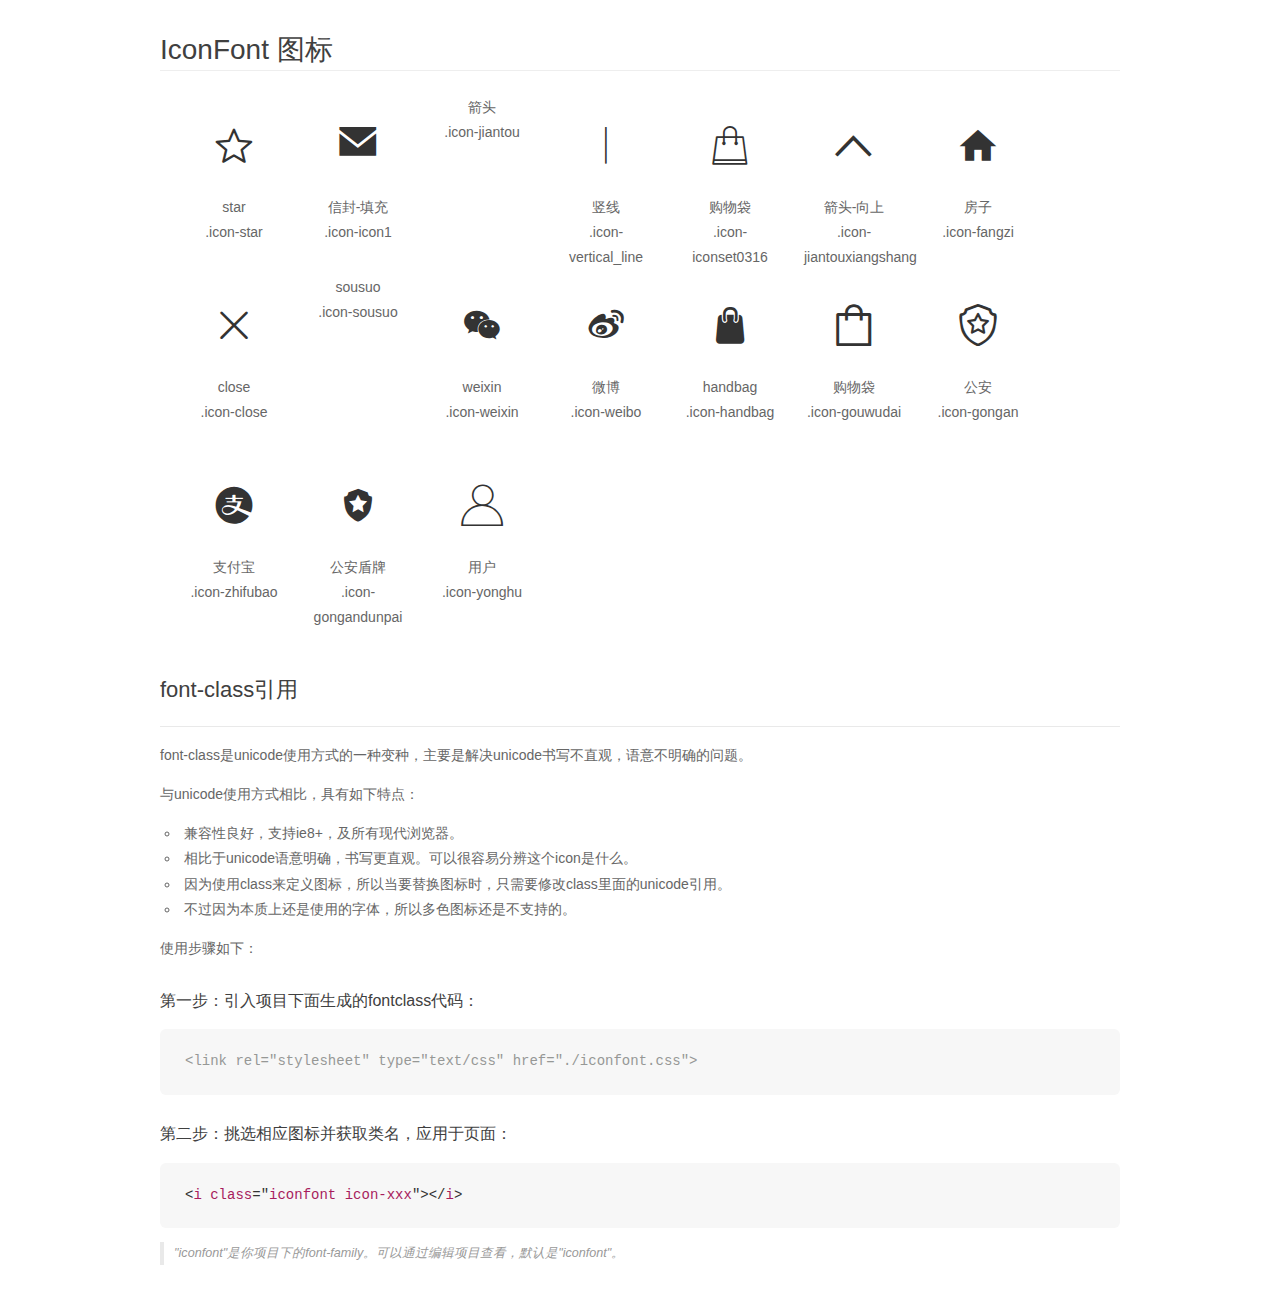
<file: icon/demo_fontclass.html>
<!DOCTYPE html>
<html>
<head>
    <meta charset="utf-8"/>
    <title>IconFont</title>
    <link rel="stylesheet" href="demo.css">
    <link rel="stylesheet" href="iconfont.css">
</head>
<body>
    <div class="main markdown">
        <h1>IconFont 图标</h1>
        <ul class="icon_lists clear">
            
                <li>
                <i class="icon iconfont icon-star"></i>
                    <div class="name">star</div>
                    <div class="fontclass">.icon-star</div>
                </li>
            
                <li>
                <i class="icon iconfont icon-icon1"></i>
                    <div class="name">信封-填充</div>
                    <div class="fontclass">.icon-icon1</div>
                </li>
            
                <li>
                <i class="icon iconfont icon-jiantou"></i>
                    <div class="name">箭头</div>
                    <div class="fontclass">.icon-jiantou</div>
                </li>
            
                <li>
                <i class="icon iconfont icon-vertical_line"></i>
                    <div class="name">竖线</div>
                    <div class="fontclass">.icon-vertical_line</div>
                </li>
            
                <li>
                <i class="icon iconfont icon-iconset0316"></i>
                    <div class="name">购物袋</div>
                    <div class="fontclass">.icon-iconset0316</div>
                </li>
            
                <li>
                <i class="icon iconfont icon-jiantouxiangshang"></i>
                    <div class="name">箭头-向上</div>
                    <div class="fontclass">.icon-jiantouxiangshang</div>
                </li>
            
                <li>
                <i class="icon iconfont icon-fangzi"></i>
                    <div class="name">房子</div>
                    <div class="fontclass">.icon-fangzi</div>
                </li>
            
                <li>
                <i class="icon iconfont icon-close"></i>
                    <div class="name">close</div>
                    <div class="fontclass">.icon-close</div>
                </li>
            
                <li>
                <i class="icon iconfont icon-sousuo"></i>
                    <div class="name">sousuo</div>
                    <div class="fontclass">.icon-sousuo</div>
                </li>
            
                <li>
                <i class="icon iconfont icon-weixin"></i>
                    <div class="name">weixin</div>
                    <div class="fontclass">.icon-weixin</div>
                </li>
            
                <li>
                <i class="icon iconfont icon-weibo"></i>
                    <div class="name">微博</div>
                    <div class="fontclass">.icon-weibo</div>
                </li>
            
                <li>
                <i class="icon iconfont icon-handbag"></i>
                    <div class="name">handbag</div>
                    <div class="fontclass">.icon-handbag</div>
                </li>
            
                <li>
                <i class="icon iconfont icon-gouwudai"></i>
                    <div class="name">购物袋</div>
                    <div class="fontclass">.icon-gouwudai</div>
                </li>
            
                <li>
                <i class="icon iconfont icon-gongan"></i>
                    <div class="name">公安</div>
                    <div class="fontclass">.icon-gongan</div>
                </li>
            
                <li>
                <i class="icon iconfont icon-zhifubao"></i>
                    <div class="name">支付宝</div>
                    <div class="fontclass">.icon-zhifubao</div>
                </li>
            
                <li>
                <i class="icon iconfont icon-gongandunpai"></i>
                    <div class="name">公安盾牌</div>
                    <div class="fontclass">.icon-gongandunpai</div>
                </li>
            
                <li>
                <i class="icon iconfont icon-yonghu"></i>
                    <div class="name">用户</div>
                    <div class="fontclass">.icon-yonghu</div>
                </li>
            
        </ul>

        <h2 id="font-class-">font-class引用</h2>
        <hr>

        <p>font-class是unicode使用方式的一种变种，主要是解决unicode书写不直观，语意不明确的问题。</p>
        <p>与unicode使用方式相比，具有如下特点：</p>
        <ul>
        <li>兼容性良好，支持ie8+，及所有现代浏览器。</li>
        <li>相比于unicode语意明确，书写更直观。可以很容易分辨这个icon是什么。</li>
        <li>因为使用class来定义图标，所以当要替换图标时，只需要修改class里面的unicode引用。</li>
        <li>不过因为本质上还是使用的字体，所以多色图标还是不支持的。</li>
        </ul>
        <p>使用步骤如下：</p>
        <h3 id="-fontclass-">第一步：引入项目下面生成的fontclass代码：</h3>


        <pre><code class="lang-js hljs javascript"><span class="hljs-comment">&lt;link rel="stylesheet" type="text/css" href="./iconfont.css"&gt;</span></code></pre>
        <h3 id="-">第二步：挑选相应图标并获取类名，应用于页面：</h3>
        <pre><code class="lang-css hljs">&lt;<span class="hljs-selector-tag">i</span> <span class="hljs-selector-tag">class</span>="<span class="hljs-selector-tag">iconfont</span> <span class="hljs-selector-tag">icon-xxx</span>"&gt;&lt;/<span class="hljs-selector-tag">i</span>&gt;</code></pre>
        <blockquote>
        <p>"iconfont"是你项目下的font-family。可以通过编辑项目查看，默认是"iconfont"。</p>
        </blockquote>
    </div>
</body>
</html>
</file>
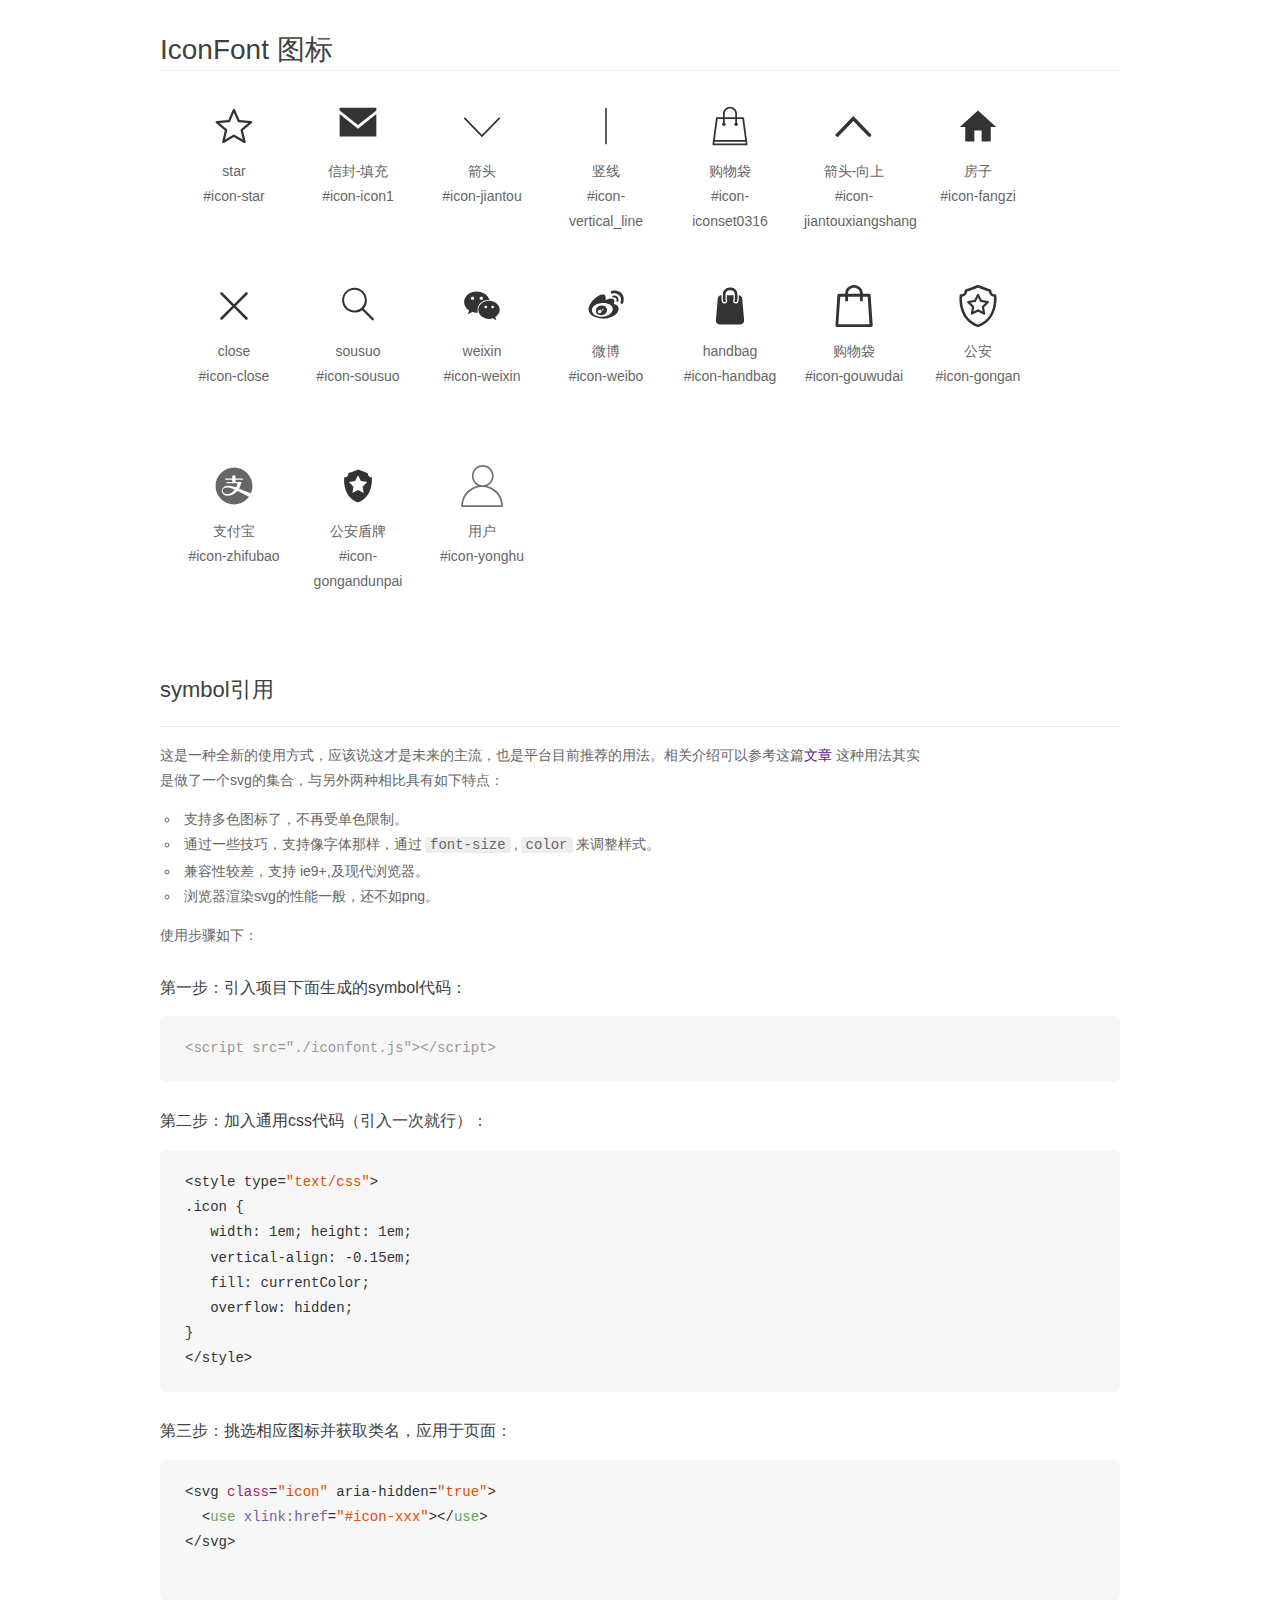
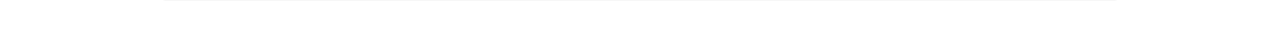
<file: icon/demo_symbol.html>
<!DOCTYPE html>
<html>
<head>
    <meta charset="utf-8"/>
    <title>IconFont</title>
    <link rel="stylesheet" href="demo.css">
    <script src="iconfont.js"></script>

    <style type="text/css">
        .icon {
          /* 通过设置 font-size 来改变图标大小 */
          width: 1em; height: 1em;
          /* 图标和文字相邻时，垂直对齐 */
          vertical-align: -0.15em;
          /* 通过设置 color 来改变 SVG 的颜色/fill */
          fill: currentColor;
          /* path 和 stroke 溢出 viewBox 部分在 IE 下会显示
             normalize.css 中也包含这行 */
          overflow: hidden;
        }

    </style>
</head>
<body>
    <div class="main markdown">
        <h1>IconFont 图标</h1>
        <ul class="icon_lists clear">
            
                <li>
                    <svg class="icon" aria-hidden="true">
                        <use xlink:href="#icon-star"></use>
                    </svg>
                    <div class="name">star</div>
                    <div class="fontclass">#icon-star</div>
                </li>
            
                <li>
                    <svg class="icon" aria-hidden="true">
                        <use xlink:href="#icon-icon1"></use>
                    </svg>
                    <div class="name">信封-填充</div>
                    <div class="fontclass">#icon-icon1</div>
                </li>
            
                <li>
                    <svg class="icon" aria-hidden="true">
                        <use xlink:href="#icon-jiantou"></use>
                    </svg>
                    <div class="name">箭头</div>
                    <div class="fontclass">#icon-jiantou</div>
                </li>
            
                <li>
                    <svg class="icon" aria-hidden="true">
                        <use xlink:href="#icon-vertical_line"></use>
                    </svg>
                    <div class="name">竖线</div>
                    <div class="fontclass">#icon-vertical_line</div>
                </li>
            
                <li>
                    <svg class="icon" aria-hidden="true">
                        <use xlink:href="#icon-iconset0316"></use>
                    </svg>
                    <div class="name">购物袋</div>
                    <div class="fontclass">#icon-iconset0316</div>
                </li>
            
                <li>
                    <svg class="icon" aria-hidden="true">
                        <use xlink:href="#icon-jiantouxiangshang"></use>
                    </svg>
                    <div class="name">箭头-向上</div>
                    <div class="fontclass">#icon-jiantouxiangshang</div>
                </li>
            
                <li>
                    <svg class="icon" aria-hidden="true">
                        <use xlink:href="#icon-fangzi"></use>
                    </svg>
                    <div class="name">房子</div>
                    <div class="fontclass">#icon-fangzi</div>
                </li>
            
                <li>
                    <svg class="icon" aria-hidden="true">
                        <use xlink:href="#icon-close"></use>
                    </svg>
                    <div class="name">close</div>
                    <div class="fontclass">#icon-close</div>
                </li>
            
                <li>
                    <svg class="icon" aria-hidden="true">
                        <use xlink:href="#icon-sousuo"></use>
                    </svg>
                    <div class="name">sousuo</div>
                    <div class="fontclass">#icon-sousuo</div>
                </li>
            
                <li>
                    <svg class="icon" aria-hidden="true">
                        <use xlink:href="#icon-weixin"></use>
                    </svg>
                    <div class="name">weixin</div>
                    <div class="fontclass">#icon-weixin</div>
                </li>
            
                <li>
                    <svg class="icon" aria-hidden="true">
                        <use xlink:href="#icon-weibo"></use>
                    </svg>
                    <div class="name">微博</div>
                    <div class="fontclass">#icon-weibo</div>
                </li>
            
                <li>
                    <svg class="icon" aria-hidden="true">
                        <use xlink:href="#icon-handbag"></use>
                    </svg>
                    <div class="name">handbag</div>
                    <div class="fontclass">#icon-handbag</div>
                </li>
            
                <li>
                    <svg class="icon" aria-hidden="true">
                        <use xlink:href="#icon-gouwudai"></use>
                    </svg>
                    <div class="name">购物袋</div>
                    <div class="fontclass">#icon-gouwudai</div>
                </li>
            
                <li>
                    <svg class="icon" aria-hidden="true">
                        <use xlink:href="#icon-gongan"></use>
                    </svg>
                    <div class="name">公安</div>
                    <div class="fontclass">#icon-gongan</div>
                </li>
            
                <li>
                    <svg class="icon" aria-hidden="true">
                        <use xlink:href="#icon-zhifubao"></use>
                    </svg>
                    <div class="name">支付宝</div>
                    <div class="fontclass">#icon-zhifubao</div>
                </li>
            
                <li>
                    <svg class="icon" aria-hidden="true">
                        <use xlink:href="#icon-gongandunpai"></use>
                    </svg>
                    <div class="name">公安盾牌</div>
                    <div class="fontclass">#icon-gongandunpai</div>
                </li>
            
                <li>
                    <svg class="icon" aria-hidden="true">
                        <use xlink:href="#icon-yonghu"></use>
                    </svg>
                    <div class="name">用户</div>
                    <div class="fontclass">#icon-yonghu</div>
                </li>
            
        </ul>


        <h2 id="symbol-">symbol引用</h2>
        <hr>

        <p>这是一种全新的使用方式，应该说这才是未来的主流，也是平台目前推荐的用法。相关介绍可以参考这篇<a href="">文章</a>
        这种用法其实是做了一个svg的集合，与另外两种相比具有如下特点：</p>
        <ul>
          <li>支持多色图标了，不再受单色限制。</li>
          <li>通过一些技巧，支持像字体那样，通过<code>font-size</code>,<code>color</code>来调整样式。</li>
          <li>兼容性较差，支持 ie9+,及现代浏览器。</li>
          <li>浏览器渲染svg的性能一般，还不如png。</li>
        </ul>
        <p>使用步骤如下：</p>
        <h3 id="-symbol-">第一步：引入项目下面生成的symbol代码：</h3>
        <pre><code class="lang-js hljs javascript"><span class="hljs-comment">&lt;script src="./iconfont.js"&gt;&lt;/script&gt;</span></code></pre>
        <h3 id="-css-">第二步：加入通用css代码（引入一次就行）：</h3>
        <pre><code class="lang-js hljs javascript">&lt;style type=<span class="hljs-string">"text/css"</span>&gt;
.icon {
   width: <span class="hljs-number">1</span>em; height: <span class="hljs-number">1</span>em;
   vertical-align: <span class="hljs-number">-0.15</span>em;
   fill: currentColor;
   overflow: hidden;
}
&lt;<span class="hljs-regexp">/style&gt;</span></code></pre>
        <h3 id="-">第三步：挑选相应图标并获取类名，应用于页面：</h3>
        <pre><code class="lang-js hljs javascript">&lt;svg <span class="hljs-class"><span class="hljs-keyword">class</span></span>=<span class="hljs-string">"icon"</span> aria-hidden=<span class="hljs-string">"true"</span>&gt;<span class="xml"><span class="hljs-tag">
  &lt;<span class="hljs-name">use</span> <span class="hljs-attr">xlink:href</span>=<span class="hljs-string">"#icon-xxx"</span>&gt;</span><span class="hljs-tag">&lt;/<span class="hljs-name">use</span>&gt;</span>
</span>&lt;<span class="hljs-regexp">/svg&gt;
        </span></code></pre>
    </div>
</body>
</html>
</file>
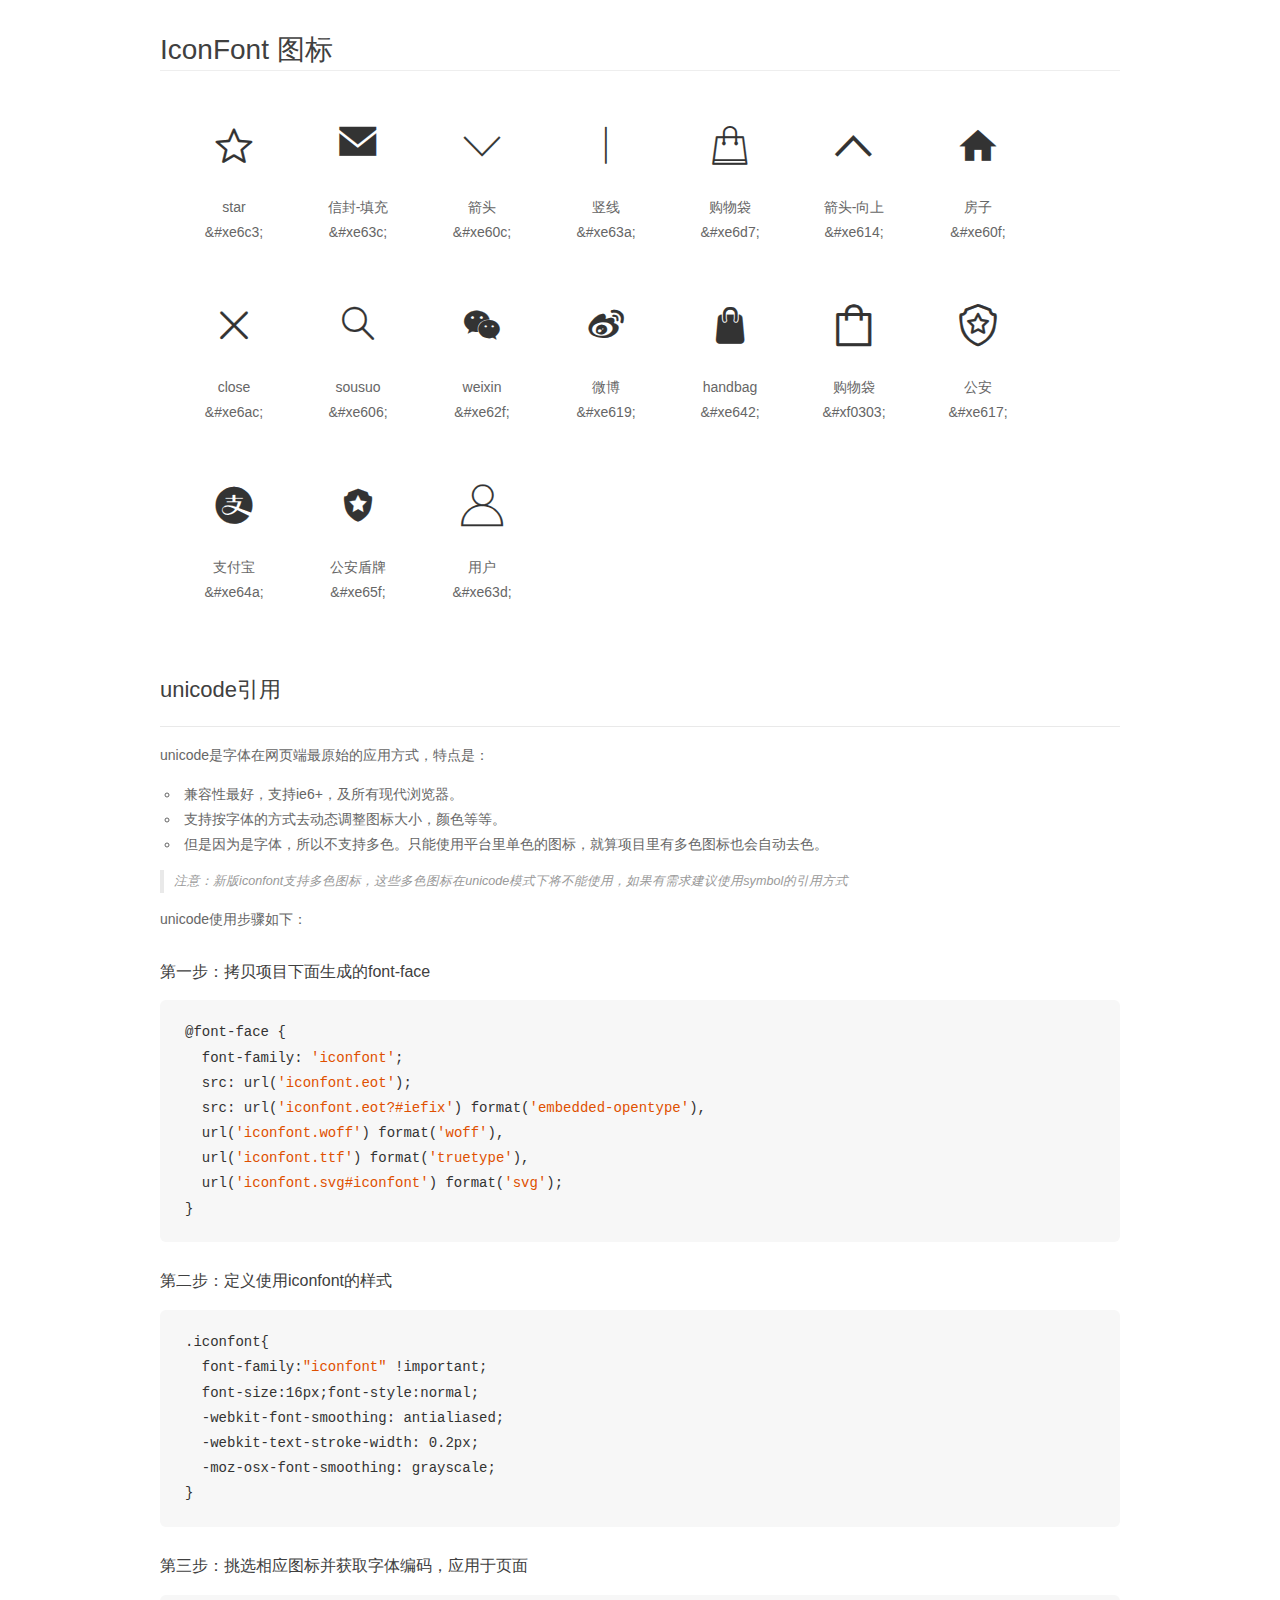
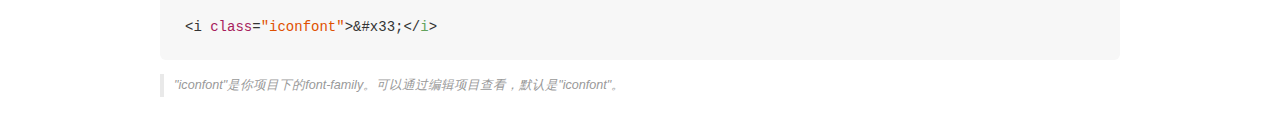
<file: icon/demo_unicode.html>
<!DOCTYPE html>
<html>
<head>
    <meta charset="utf-8"/>
    <title>IconFont</title>
    <link rel="stylesheet" href="demo.css">

    <style type="text/css">

        @font-face {font-family: "iconfont";
          src: url('iconfont.eot'); /* IE9*/
          src: url('iconfont.eot#iefix') format('embedded-opentype'), /* IE6-IE8 */
          url('iconfont.woff') format('woff'), /* chrome, firefox */
          url('iconfont.ttf') format('truetype'), /* chrome, firefox, opera, Safari, Android, iOS 4.2+*/
          url('iconfont.svg#iconfont') format('svg'); /* iOS 4.1- */
        }

        .iconfont {
          font-family:"iconfont" !important;
          font-size:16px;
          font-style:normal;
          -webkit-font-smoothing: antialiased;
          -webkit-text-stroke-width: 0.2px;
          -moz-osx-font-smoothing: grayscale;
        }

    </style>
</head>
<body>
    <div class="main markdown">
        <h1>IconFont 图标</h1>
        <ul class="icon_lists clear">
            
                <li>
                <i class="icon iconfont">&#xe6c3;</i>
                    <div class="name">star</div>
                    <div class="code">&amp;#xe6c3;</div>
                </li>
            
                <li>
                <i class="icon iconfont">&#xe63c;</i>
                    <div class="name">信封-填充</div>
                    <div class="code">&amp;#xe63c;</div>
                </li>
            
                <li>
                <i class="icon iconfont">&#xe60c;</i>
                    <div class="name">箭头</div>
                    <div class="code">&amp;#xe60c;</div>
                </li>
            
                <li>
                <i class="icon iconfont">&#xe63a;</i>
                    <div class="name">竖线</div>
                    <div class="code">&amp;#xe63a;</div>
                </li>
            
                <li>
                <i class="icon iconfont">&#xe6d7;</i>
                    <div class="name">购物袋</div>
                    <div class="code">&amp;#xe6d7;</div>
                </li>
            
                <li>
                <i class="icon iconfont">&#xe614;</i>
                    <div class="name">箭头-向上</div>
                    <div class="code">&amp;#xe614;</div>
                </li>
            
                <li>
                <i class="icon iconfont">&#xe60f;</i>
                    <div class="name">房子</div>
                    <div class="code">&amp;#xe60f;</div>
                </li>
            
                <li>
                <i class="icon iconfont">&#xe6ac;</i>
                    <div class="name">close</div>
                    <div class="code">&amp;#xe6ac;</div>
                </li>
            
                <li>
                <i class="icon iconfont">&#xe606;</i>
                    <div class="name">sousuo</div>
                    <div class="code">&amp;#xe606;</div>
                </li>
            
                <li>
                <i class="icon iconfont">&#xe62f;</i>
                    <div class="name">weixin</div>
                    <div class="code">&amp;#xe62f;</div>
                </li>
            
                <li>
                <i class="icon iconfont">&#xe619;</i>
                    <div class="name">微博</div>
                    <div class="code">&amp;#xe619;</div>
                </li>
            
                <li>
                <i class="icon iconfont">&#xe642;</i>
                    <div class="name">handbag</div>
                    <div class="code">&amp;#xe642;</div>
                </li>
            
                <li>
                <i class="icon iconfont">&#xf0303;</i>
                    <div class="name">购物袋</div>
                    <div class="code">&amp;#xf0303;</div>
                </li>
            
                <li>
                <i class="icon iconfont">&#xe617;</i>
                    <div class="name">公安</div>
                    <div class="code">&amp;#xe617;</div>
                </li>
            
                <li>
                <i class="icon iconfont">&#xe64a;</i>
                    <div class="name">支付宝</div>
                    <div class="code">&amp;#xe64a;</div>
                </li>
            
                <li>
                <i class="icon iconfont">&#xe65f;</i>
                    <div class="name">公安盾牌</div>
                    <div class="code">&amp;#xe65f;</div>
                </li>
            
                <li>
                <i class="icon iconfont">&#xe63d;</i>
                    <div class="name">用户</div>
                    <div class="code">&amp;#xe63d;</div>
                </li>
            
        </ul>
        <h2 id="unicode-">unicode引用</h2>
        <hr>

        <p>unicode是字体在网页端最原始的应用方式，特点是：</p>
        <ul>
        <li>兼容性最好，支持ie6+，及所有现代浏览器。</li>
        <li>支持按字体的方式去动态调整图标大小，颜色等等。</li>
        <li>但是因为是字体，所以不支持多色。只能使用平台里单色的图标，就算项目里有多色图标也会自动去色。</li>
        </ul>
        <blockquote>
        <p>注意：新版iconfont支持多色图标，这些多色图标在unicode模式下将不能使用，如果有需求建议使用symbol的引用方式</p>
        </blockquote>
        <p>unicode使用步骤如下：</p>
        <h3 id="-font-face">第一步：拷贝项目下面生成的font-face</h3>
        <pre><code class="lang-js hljs javascript">@font-face {
  font-family: <span class="hljs-string">'iconfont'</span>;
  src: url(<span class="hljs-string">'iconfont.eot'</span>);
  src: url(<span class="hljs-string">'iconfont.eot?#iefix'</span>) format(<span class="hljs-string">'embedded-opentype'</span>),
  url(<span class="hljs-string">'iconfont.woff'</span>) format(<span class="hljs-string">'woff'</span>),
  url(<span class="hljs-string">'iconfont.ttf'</span>) format(<span class="hljs-string">'truetype'</span>),
  url(<span class="hljs-string">'iconfont.svg#iconfont'</span>) format(<span class="hljs-string">'svg'</span>);
}
</code></pre>
        <h3 id="-iconfont-">第二步：定义使用iconfont的样式</h3>
        <pre><code class="lang-js hljs javascript">.iconfont{
  font-family:<span class="hljs-string">"iconfont"</span> !important;
  font-size:<span class="hljs-number">16</span>px;font-style:normal;
  -webkit-font-smoothing: antialiased;
  -webkit-text-stroke-width: <span class="hljs-number">0.2</span>px;
  -moz-osx-font-smoothing: grayscale;
}
</code></pre>
        <h3 id="-">第三步：挑选相应图标并获取字体编码，应用于页面</h3>
        <pre><code class="lang-js hljs javascript">&lt;i <span class="hljs-class"><span class="hljs-keyword">class</span></span>=<span class="hljs-string">"iconfont"</span>&gt;&amp;#x33;<span class="xml"><span class="hljs-tag">&lt;/<span class="hljs-name">i</span>&gt;</span></span></code></pre>

        <blockquote>
        <p>"iconfont"是你项目下的font-family。可以通过编辑项目查看，默认是"iconfont"。</p>
        </blockquote>
    </div>


</body>
</html>
</file>
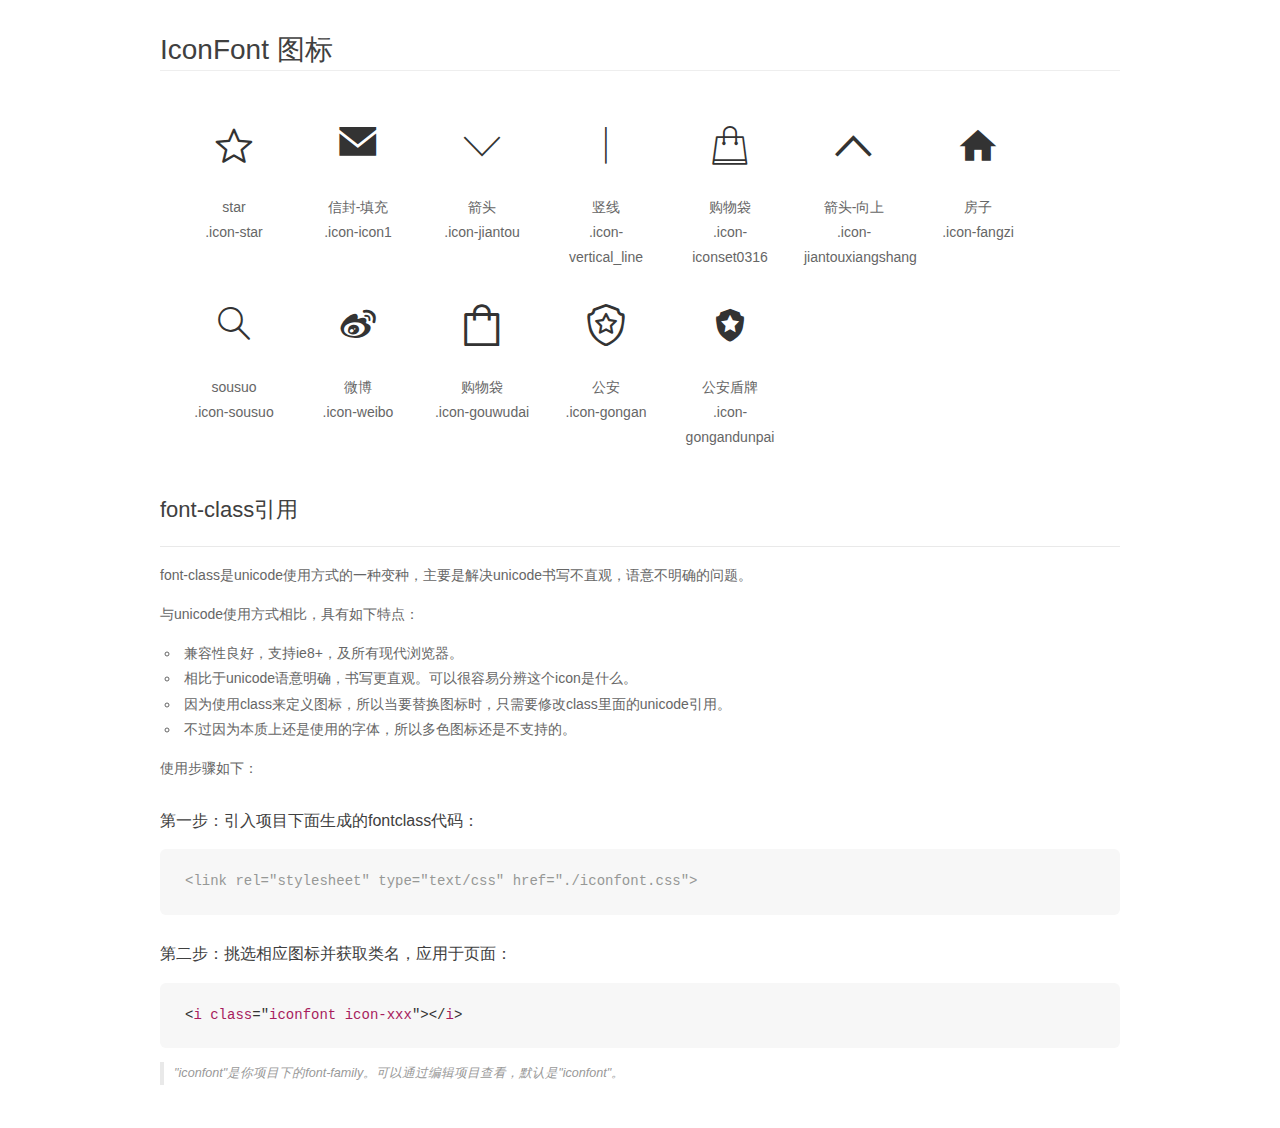
<file: iconfont/demo_fontclass.html>
<!DOCTYPE html>
<html>
<head>
    <meta charset="utf-8"/>
    <title>IconFont</title>
    <link rel="stylesheet" href="demo.css">
    <link rel="stylesheet" href="iconfont.css">
</head>
<body>
    <div class="main markdown">
        <h1>IconFont 图标</h1>
        <ul class="icon_lists clear">
            
                <li>
                <i class="icon iconfont icon-star"></i>
                    <div class="name">star</div>
                    <div class="fontclass">.icon-star</div>
                </li>
            
                <li>
                <i class="icon iconfont icon-icon1"></i>
                    <div class="name">信封-填充</div>
                    <div class="fontclass">.icon-icon1</div>
                </li>
            
                <li>
                <i class="icon iconfont icon-jiantou"></i>
                    <div class="name">箭头</div>
                    <div class="fontclass">.icon-jiantou</div>
                </li>
            
                <li>
                <i class="icon iconfont icon-vertical_line"></i>
                    <div class="name">竖线</div>
                    <div class="fontclass">.icon-vertical_line</div>
                </li>
            
                <li>
                <i class="icon iconfont icon-iconset0316"></i>
                    <div class="name">购物袋</div>
                    <div class="fontclass">.icon-iconset0316</div>
                </li>
            
                <li>
                <i class="icon iconfont icon-jiantouxiangshang"></i>
                    <div class="name">箭头-向上</div>
                    <div class="fontclass">.icon-jiantouxiangshang</div>
                </li>
            
                <li>
                <i class="icon iconfont icon-fangzi"></i>
                    <div class="name">房子</div>
                    <div class="fontclass">.icon-fangzi</div>
                </li>
            
                <li>
                <i class="icon iconfont icon-sousuo"></i>
                    <div class="name">sousuo</div>
                    <div class="fontclass">.icon-sousuo</div>
                </li>
            
                <li>
                <i class="icon iconfont icon-weibo"></i>
                    <div class="name">微博</div>
                    <div class="fontclass">.icon-weibo</div>
                </li>
            
                <li>
                <i class="icon iconfont icon-gouwudai"></i>
                    <div class="name">购物袋</div>
                    <div class="fontclass">.icon-gouwudai</div>
                </li>
            
                <li>
                <i class="icon iconfont icon-gongan"></i>
                    <div class="name">公安</div>
                    <div class="fontclass">.icon-gongan</div>
                </li>
            
                <li>
                <i class="icon iconfont icon-gongandunpai"></i>
                    <div class="name">公安盾牌</div>
                    <div class="fontclass">.icon-gongandunpai</div>
                </li>
            
        </ul>

        <h2 id="font-class-">font-class引用</h2>
        <hr>

        <p>font-class是unicode使用方式的一种变种，主要是解决unicode书写不直观，语意不明确的问题。</p>
        <p>与unicode使用方式相比，具有如下特点：</p>
        <ul>
        <li>兼容性良好，支持ie8+，及所有现代浏览器。</li>
        <li>相比于unicode语意明确，书写更直观。可以很容易分辨这个icon是什么。</li>
        <li>因为使用class来定义图标，所以当要替换图标时，只需要修改class里面的unicode引用。</li>
        <li>不过因为本质上还是使用的字体，所以多色图标还是不支持的。</li>
        </ul>
        <p>使用步骤如下：</p>
        <h3 id="-fontclass-">第一步：引入项目下面生成的fontclass代码：</h3>


        <pre><code class="lang-js hljs javascript"><span class="hljs-comment">&lt;link rel="stylesheet" type="text/css" href="./iconfont.css"&gt;</span></code></pre>
        <h3 id="-">第二步：挑选相应图标并获取类名，应用于页面：</h3>
        <pre><code class="lang-css hljs">&lt;<span class="hljs-selector-tag">i</span> <span class="hljs-selector-tag">class</span>="<span class="hljs-selector-tag">iconfont</span> <span class="hljs-selector-tag">icon-xxx</span>"&gt;&lt;/<span class="hljs-selector-tag">i</span>&gt;</code></pre>
        <blockquote>
        <p>"iconfont"是你项目下的font-family。可以通过编辑项目查看，默认是"iconfont"。</p>
        </blockquote>
    </div>
</body>
</html>
</file>
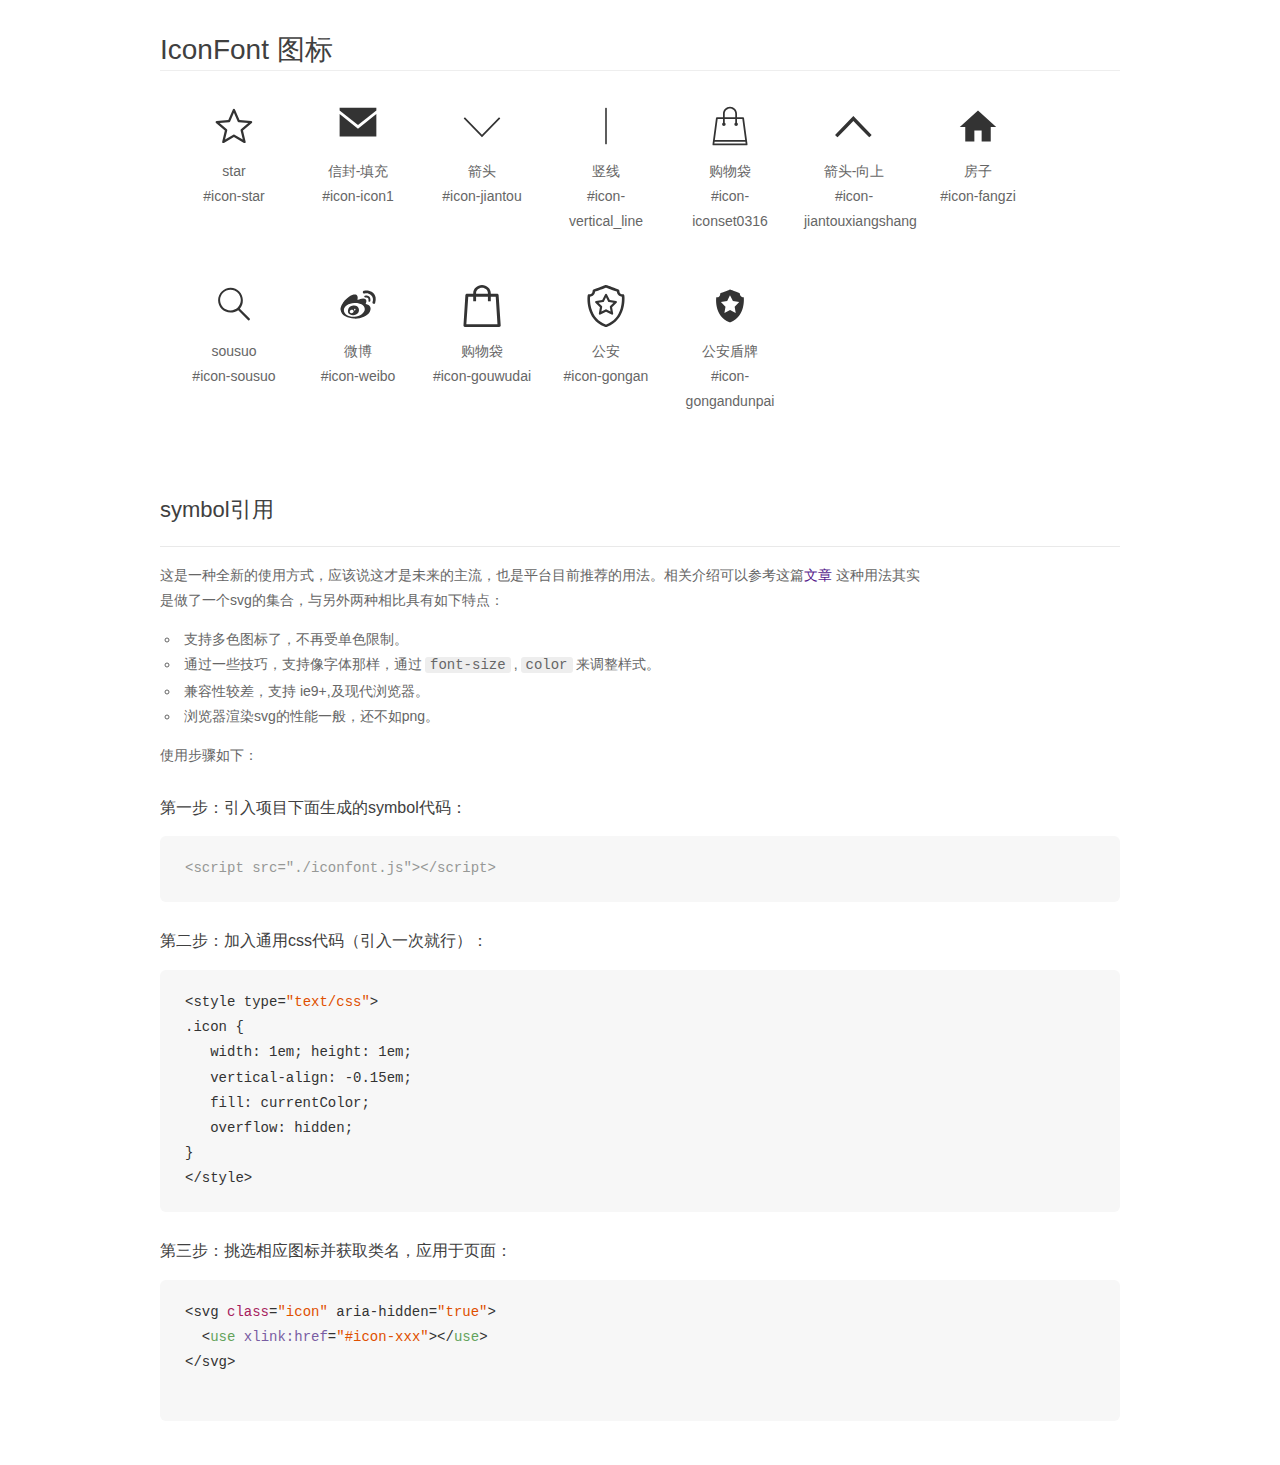
<file: iconfont/demo_symbol.html>
<!DOCTYPE html>
<html>
<head>
    <meta charset="utf-8"/>
    <title>IconFont</title>
    <link rel="stylesheet" href="demo.css">
    <script src="iconfont.js"></script>

    <style type="text/css">
        .icon {
          /* 通过设置 font-size 来改变图标大小 */
          width: 1em; height: 1em;
          /* 图标和文字相邻时，垂直对齐 */
          vertical-align: -0.15em;
          /* 通过设置 color 来改变 SVG 的颜色/fill */
          fill: currentColor;
          /* path 和 stroke 溢出 viewBox 部分在 IE 下会显示
             normalize.css 中也包含这行 */
          overflow: hidden;
        }

    </style>
</head>
<body>
    <div class="main markdown">
        <h1>IconFont 图标</h1>
        <ul class="icon_lists clear">
            
                <li>
                    <svg class="icon" aria-hidden="true">
                        <use xlink:href="#icon-star"></use>
                    </svg>
                    <div class="name">star</div>
                    <div class="fontclass">#icon-star</div>
                </li>
            
                <li>
                    <svg class="icon" aria-hidden="true">
                        <use xlink:href="#icon-icon1"></use>
                    </svg>
                    <div class="name">信封-填充</div>
                    <div class="fontclass">#icon-icon1</div>
                </li>
            
                <li>
                    <svg class="icon" aria-hidden="true">
                        <use xlink:href="#icon-jiantou"></use>
                    </svg>
                    <div class="name">箭头</div>
                    <div class="fontclass">#icon-jiantou</div>
                </li>
            
                <li>
                    <svg class="icon" aria-hidden="true">
                        <use xlink:href="#icon-vertical_line"></use>
                    </svg>
                    <div class="name">竖线</div>
                    <div class="fontclass">#icon-vertical_line</div>
                </li>
            
                <li>
                    <svg class="icon" aria-hidden="true">
                        <use xlink:href="#icon-iconset0316"></use>
                    </svg>
                    <div class="name">购物袋</div>
                    <div class="fontclass">#icon-iconset0316</div>
                </li>
            
                <li>
                    <svg class="icon" aria-hidden="true">
                        <use xlink:href="#icon-jiantouxiangshang"></use>
                    </svg>
                    <div class="name">箭头-向上</div>
                    <div class="fontclass">#icon-jiantouxiangshang</div>
                </li>
            
                <li>
                    <svg class="icon" aria-hidden="true">
                        <use xlink:href="#icon-fangzi"></use>
                    </svg>
                    <div class="name">房子</div>
                    <div class="fontclass">#icon-fangzi</div>
                </li>
            
                <li>
                    <svg class="icon" aria-hidden="true">
                        <use xlink:href="#icon-sousuo"></use>
                    </svg>
                    <div class="name">sousuo</div>
                    <div class="fontclass">#icon-sousuo</div>
                </li>
            
                <li>
                    <svg class="icon" aria-hidden="true">
                        <use xlink:href="#icon-weibo"></use>
                    </svg>
                    <div class="name">微博</div>
                    <div class="fontclass">#icon-weibo</div>
                </li>
            
                <li>
                    <svg class="icon" aria-hidden="true">
                        <use xlink:href="#icon-gouwudai"></use>
                    </svg>
                    <div class="name">购物袋</div>
                    <div class="fontclass">#icon-gouwudai</div>
                </li>
            
                <li>
                    <svg class="icon" aria-hidden="true">
                        <use xlink:href="#icon-gongan"></use>
                    </svg>
                    <div class="name">公安</div>
                    <div class="fontclass">#icon-gongan</div>
                </li>
            
                <li>
                    <svg class="icon" aria-hidden="true">
                        <use xlink:href="#icon-gongandunpai"></use>
                    </svg>
                    <div class="name">公安盾牌</div>
                    <div class="fontclass">#icon-gongandunpai</div>
                </li>
            
        </ul>


        <h2 id="symbol-">symbol引用</h2>
        <hr>

        <p>这是一种全新的使用方式，应该说这才是未来的主流，也是平台目前推荐的用法。相关介绍可以参考这篇<a href="">文章</a>
        这种用法其实是做了一个svg的集合，与另外两种相比具有如下特点：</p>
        <ul>
          <li>支持多色图标了，不再受单色限制。</li>
          <li>通过一些技巧，支持像字体那样，通过<code>font-size</code>,<code>color</code>来调整样式。</li>
          <li>兼容性较差，支持 ie9+,及现代浏览器。</li>
          <li>浏览器渲染svg的性能一般，还不如png。</li>
        </ul>
        <p>使用步骤如下：</p>
        <h3 id="-symbol-">第一步：引入项目下面生成的symbol代码：</h3>
        <pre><code class="lang-js hljs javascript"><span class="hljs-comment">&lt;script src="./iconfont.js"&gt;&lt;/script&gt;</span></code></pre>
        <h3 id="-css-">第二步：加入通用css代码（引入一次就行）：</h3>
        <pre><code class="lang-js hljs javascript">&lt;style type=<span class="hljs-string">"text/css"</span>&gt;
.icon {
   width: <span class="hljs-number">1</span>em; height: <span class="hljs-number">1</span>em;
   vertical-align: <span class="hljs-number">-0.15</span>em;
   fill: currentColor;
   overflow: hidden;
}
&lt;<span class="hljs-regexp">/style&gt;</span></code></pre>
        <h3 id="-">第三步：挑选相应图标并获取类名，应用于页面：</h3>
        <pre><code class="lang-js hljs javascript">&lt;svg <span class="hljs-class"><span class="hljs-keyword">class</span></span>=<span class="hljs-string">"icon"</span> aria-hidden=<span class="hljs-string">"true"</span>&gt;<span class="xml"><span class="hljs-tag">
  &lt;<span class="hljs-name">use</span> <span class="hljs-attr">xlink:href</span>=<span class="hljs-string">"#icon-xxx"</span>&gt;</span><span class="hljs-tag">&lt;/<span class="hljs-name">use</span>&gt;</span>
</span>&lt;<span class="hljs-regexp">/svg&gt;
        </span></code></pre>
    </div>
</body>
</html>
</file>
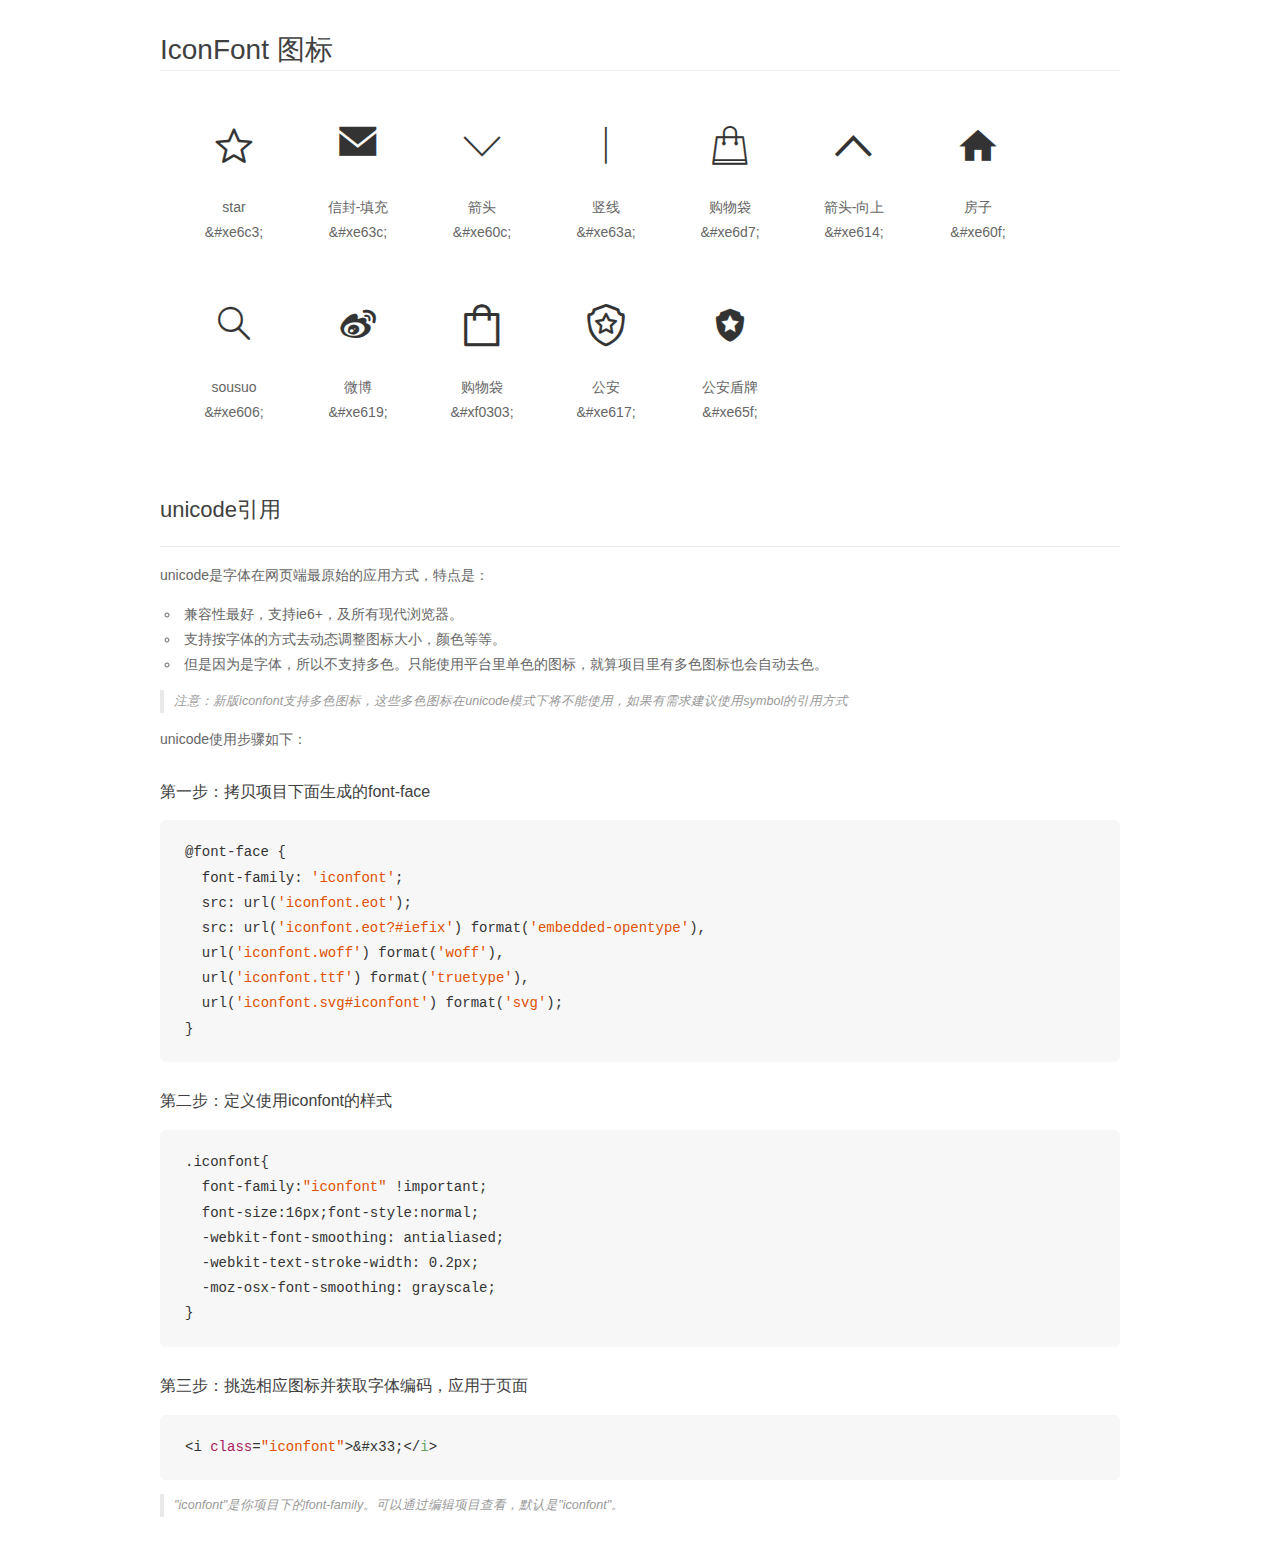
<file: iconfont/demo_unicode.html>
<!DOCTYPE html>
<html>
<head>
    <meta charset="utf-8"/>
    <title>IconFont</title>
    <link rel="stylesheet" href="demo.css">

    <style type="text/css">

        @font-face {font-family: "iconfont";
          src: url('iconfont.eot'); /* IE9*/
          src: url('iconfont.eot#iefix') format('embedded-opentype'), /* IE6-IE8 */
          url('iconfont.woff') format('woff'), /* chrome, firefox */
          url('iconfont.ttf') format('truetype'), /* chrome, firefox, opera, Safari, Android, iOS 4.2+*/
          url('iconfont.svg#iconfont') format('svg'); /* iOS 4.1- */
        }

        .iconfont {
          font-family:"iconfont" !important;
          font-size:16px;
          font-style:normal;
          -webkit-font-smoothing: antialiased;
          -webkit-text-stroke-width: 0.2px;
          -moz-osx-font-smoothing: grayscale;
        }

    </style>
</head>
<body>
    <div class="main markdown">
        <h1>IconFont 图标</h1>
        <ul class="icon_lists clear">
            
                <li>
                <i class="icon iconfont">&#xe6c3;</i>
                    <div class="name">star</div>
                    <div class="code">&amp;#xe6c3;</div>
                </li>
            
                <li>
                <i class="icon iconfont">&#xe63c;</i>
                    <div class="name">信封-填充</div>
                    <div class="code">&amp;#xe63c;</div>
                </li>
            
                <li>
                <i class="icon iconfont">&#xe60c;</i>
                    <div class="name">箭头</div>
                    <div class="code">&amp;#xe60c;</div>
                </li>
            
                <li>
                <i class="icon iconfont">&#xe63a;</i>
                    <div class="name">竖线</div>
                    <div class="code">&amp;#xe63a;</div>
                </li>
            
                <li>
                <i class="icon iconfont">&#xe6d7;</i>
                    <div class="name">购物袋</div>
                    <div class="code">&amp;#xe6d7;</div>
                </li>
            
                <li>
                <i class="icon iconfont">&#xe614;</i>
                    <div class="name">箭头-向上</div>
                    <div class="code">&amp;#xe614;</div>
                </li>
            
                <li>
                <i class="icon iconfont">&#xe60f;</i>
                    <div class="name">房子</div>
                    <div class="code">&amp;#xe60f;</div>
                </li>
            
                <li>
                <i class="icon iconfont">&#xe606;</i>
                    <div class="name">sousuo</div>
                    <div class="code">&amp;#xe606;</div>
                </li>
            
                <li>
                <i class="icon iconfont">&#xe619;</i>
                    <div class="name">微博</div>
                    <div class="code">&amp;#xe619;</div>
                </li>
            
                <li>
                <i class="icon iconfont">&#xf0303;</i>
                    <div class="name">购物袋</div>
                    <div class="code">&amp;#xf0303;</div>
                </li>
            
                <li>
                <i class="icon iconfont">&#xe617;</i>
                    <div class="name">公安</div>
                    <div class="code">&amp;#xe617;</div>
                </li>
            
                <li>
                <i class="icon iconfont">&#xe65f;</i>
                    <div class="name">公安盾牌</div>
                    <div class="code">&amp;#xe65f;</div>
                </li>
            
        </ul>
        <h2 id="unicode-">unicode引用</h2>
        <hr>

        <p>unicode是字体在网页端最原始的应用方式，特点是：</p>
        <ul>
        <li>兼容性最好，支持ie6+，及所有现代浏览器。</li>
        <li>支持按字体的方式去动态调整图标大小，颜色等等。</li>
        <li>但是因为是字体，所以不支持多色。只能使用平台里单色的图标，就算项目里有多色图标也会自动去色。</li>
        </ul>
        <blockquote>
        <p>注意：新版iconfont支持多色图标，这些多色图标在unicode模式下将不能使用，如果有需求建议使用symbol的引用方式</p>
        </blockquote>
        <p>unicode使用步骤如下：</p>
        <h3 id="-font-face">第一步：拷贝项目下面生成的font-face</h3>
        <pre><code class="lang-js hljs javascript">@font-face {
  font-family: <span class="hljs-string">'iconfont'</span>;
  src: url(<span class="hljs-string">'iconfont.eot'</span>);
  src: url(<span class="hljs-string">'iconfont.eot?#iefix'</span>) format(<span class="hljs-string">'embedded-opentype'</span>),
  url(<span class="hljs-string">'iconfont.woff'</span>) format(<span class="hljs-string">'woff'</span>),
  url(<span class="hljs-string">'iconfont.ttf'</span>) format(<span class="hljs-string">'truetype'</span>),
  url(<span class="hljs-string">'iconfont.svg#iconfont'</span>) format(<span class="hljs-string">'svg'</span>);
}
</code></pre>
        <h3 id="-iconfont-">第二步：定义使用iconfont的样式</h3>
        <pre><code class="lang-js hljs javascript">.iconfont{
  font-family:<span class="hljs-string">"iconfont"</span> !important;
  font-size:<span class="hljs-number">16</span>px;font-style:normal;
  -webkit-font-smoothing: antialiased;
  -webkit-text-stroke-width: <span class="hljs-number">0.2</span>px;
  -moz-osx-font-smoothing: grayscale;
}
</code></pre>
        <h3 id="-">第三步：挑选相应图标并获取字体编码，应用于页面</h3>
        <pre><code class="lang-js hljs javascript">&lt;i <span class="hljs-class"><span class="hljs-keyword">class</span></span>=<span class="hljs-string">"iconfont"</span>&gt;&amp;#x33;<span class="xml"><span class="hljs-tag">&lt;/<span class="hljs-name">i</span>&gt;</span></span></code></pre>

        <blockquote>
        <p>"iconfont"是你项目下的font-family。可以通过编辑项目查看，默认是"iconfont"。</p>
        </blockquote>
    </div>


</body>
</html>
</file>
<file: css/common.css>
html{
	font:normal normal 12px "Microsoft YaHei",sans-serif;
	color: black;
	}
body,ul,ol,dl,p,h1,h2,h3,h4,h5{
	margin:0;
	padding:0;
	list-style: none;
	
	}
 a{
 	color: black;
	text-decoration: none;
 }
</file>
<file: iconfont/iconfont.css>
@font-face {font-family: "iconfont";
  src: url('iconfont.eot?t=1534151391589'); /* IE9*/
  src: url('iconfont.eot?t=1534151391589#iefix') format('embedded-opentype'), /* IE6-IE8 */
  url('[data-uri]') format('woff'),
  url('iconfont.ttf?t=1534151391589') format('truetype'), /* chrome, firefox, opera, Safari, Android, iOS 4.2+*/
  url('iconfont.svg?t=1534151391589#iconfont') format('svg'); /* iOS 4.1- */
}

.iconfont {
  font-family:"iconfont" !important;
  font-size:16px;
  font-style:normal;
  -webkit-font-smoothing: antialiased;
  -moz-osx-font-smoothing: grayscale;
}

.icon-star:before { content: "\e6c3"; }

.icon-icon1:before { content: "\e63c"; }

.icon-jiantou:before { content: "\e60c"; }

.icon-vertical_line:before { content: "\e63a"; }

.icon-iconset0316:before { content: "\e6d7"; }

.icon-jiantouxiangshang:before { content: "\e614"; }

.icon-fangzi:before { content: "\e60f"; }

.icon-sousuo:before { content: "\e606"; }

.icon-weibo:before { content: "\e619"; }

.icon-gouwudai:before { content: "\f0303"; }

.icon-gongan:before { content: "\e617"; }

.icon-gongandunpai:before { content: "\e65f"; }
</file>
<file: icon/iconfont.css>
@font-face {font-family: "iconfont";
  src: url('iconfont.eot?t=1534244869622'); /* IE9*/
  src: url('iconfont.eot?t=1534244869622#iefix') format('embedded-opentype'), /* IE6-IE8 */
  url('[data-uri]') format('woff'),
  url('iconfont.ttf?t=1534244869622') format('truetype'), /* chrome, firefox, opera, Safari, Android, iOS 4.2+*/
  url('iconfont.svg?t=1534244869622#iconfont') format('svg'); /* iOS 4.1- */
}

.iconfont {
  font-family:"iconfont" !important;
  font-size:20px;
  font-style:normal;
  -webkit-font-smoothing: antialiased;
  -moz-osx-font-smoothing: grayscale;
}

.icon-star:before { content: "\e6c3"; }

.icon-icon1:before { content: "\e63c"; }

/*.icon-jiantou:before { content: "\e60c"; }*/

.icon-vertical_line:before { content: "\e63a"; }

.icon-iconset0316:before { content: "\e6d7"; }

.icon-jiantouxiangshang:before { content: "\e614"; }

.icon-fangzi:before { content: "\e60f"; }

.icon-close:before { content: "\e6ac"; }

.icon-weixin:before { content: "\e62f"; }

.icon-weibo:before { content: "\e619"; }

.icon-handbag:before { content: "\e642"; }

.icon-gouwudai:before { content: "\f0303"; }

.icon-gongan:before { content: "\e617"; }

.icon-zhifubao:before { content: "\e64a"; }

.icon-gongandunpai:before { content: "\e65f"; }

.icon-yonghu:before { content: "\e63d"; }
</file>
<file: css/diao.css>
html{
	width: 100%;
	}
		.myfont{
			color: white;

		}
		 .myfonts2{
			font-size:28px;
			position: relative;
			bottom:50px;
			left: 360px;
			cursor: pointer;
		}
		.biao2{
			width: 150px;
			position: absolute;
			left: 1150px;
			top:40px;
		}
		.biao2 .myfont5{
			font-size: 30px;
			color:#333;
			cursor: pointer;
		}
		.biao::after{
			content: "";
			display: block;
			clear: both;
		}
		.biao .myfont4{
			font-size: 30px;
		}
		.header{
			width: 100%;
			background-color:black;
		}
		.wrap a{
			color: white;
		}
		.wrap::after{
			content: "";
			display: block;
			clear: both;
		}
		.wrap{
			width: 1349px;
			
			margin:0 auto;
		}
		.wrap .left{
			float: left;
			width:490px;
			margin-left:10px;
			box-sizing: border-box;
		}
		.wrap .left>ul>li{
			width: 48px;
			line-height: 56px;
			float: left;
			text-align: center;
			text-transform: uppercase;
			cursor: pointer;
			
		}
		.wrap .left>ul>li:nth-child(3) a,.wrap .left>ul>li:nth-child(6) a{
			border-right:1px solid white;
			padding-right: 11px;
		
		}
		.wrap .left>ul>li:last-child{
			width: 87px;
		}
		.wrap .right{
			width: 240px;
			float: right;
			margin-right: 10px;
		}
		
		.wrap .right>ul>li{
			width: 80px;
			line-height: 56px;
			float: left;
			text-transform: uppercase;
			
		}
		.wrap2{
			width: 1349px;
			margin:0 auto;
			position: relative;
		}
		.logo{
			width: 100%;
			height: 80px;
			text-align: center;
			cursor: pointer;
		}
		.biao{
			position:absolute;
			left: 800px;
			top:150px;
		}
		.logo form>input{
			position: relative;
			left: 400px;
			bottom:60px;
			height: 43px;
			width: 150px;
			transition: transform 2s;
		}
		.logo form>input:hover{
			transform-origin: right;
			transform: scaleX(1.5);
		}
		.wrap3{
			width: 1310px;
			height: 540px;
			margin:36px auto;
			background-color: pink;
		}
		.move .wrap3{
			animation:move 20s both infinite normal linear;
		}
		@keyframes move{
			0%{
				background-image: url(../images/f1.jpg);
				background-repeat: no-repeat;
			}
			20%{
				background-image: url(../images/f2.jpg);
				background-repeat: no-repeat;
			}
			40%{
				background-image: url(../images/f3.jpg);
				background-repeat: no-repeat;
			}
			60%{
				background-image: url(../images/f4.jpg);
				background-repeat: no-repeat;
			}
			80%{
				background-image: url(../images/f5.jpg);
				background-repeat: no-repeat;
			}
			100%{
				background-image: url(../images/f6.jpg);
				background-repeat: no-repeat;
			}
		}
		/*共有的开始*/
		 .info{
			height: 65px;
			margin: 10px 0 20px 0;
		}
		 .info>h5{
			font-weight: 500;
			margin:5px 0 10px 0;
			cursor: pointer;
		}
		 .info>h4{
			font-weight:inherit;
			font-style:initial;
			font-size: 20px;
			font-weight: 345;
			cursor: pointer;
		}
		hr{
			width: 20px;
			margin-top: 30px;
		}
 		.con{
			text-align: center;
			height: 100%;
			padding-top: 30px;	
			
		}
		 .con>span{
			font-size: 25px;
		}
		 .con>ul>li{
			margin:30px;
			cursor: pointer;
		}
		.con3{
			text-align: center;
			height: 100%;
			padding-top: 90px;
			
		}
		 .con3>span{
			font-size: 25px;
		}
		 .con3>ul>li{
			margin:30px;
			cursor: pointer;
		}

		form{
		position: relative;	
		}
		/*共有的结束*/

		.wrap4{
			width: 1310px;
			height: 655px;
			margin:36px auto;
		}
		.products::after{
			content: "";
			display: block;
			clear: both;
		}
		.products .first{
			width: 410px;
			height: 620px;
			float: left;
			margin-right: 40px;
		}
		.products .first .top{
			height: 275px;
			margin-bottom: 30px;
			background-color:#F6F6F6;
		}
		.products .first .bottom{
		  height: 275px;
		  background:url(../images/bottom.jpg);
		}
		.products .info{
			height: 65px;
			margin: 10px 0 20px 0;
		}
		 .info button{
			background-color: black;
			text-align: center;
			color: white;
			width: 67px;
			height: 33px;
			float: right;
		}
		
		.products .second{
			width: 410px;
			height: 620px;
			float: left;
			margin-right: 40px;
		}
		.products .third{
			width: 410px;
			height: 620px;	
			float: right;
		}
	/*products2*/
		.products2::after{
			content: "";
			display: block;
			clear: both;
		}
		.products2 .first2{
			width: 410px;
			height: 620px;
			float: left;
			margin-right: 40px;
		}
		.products2 .first2 .top2{
			height: 275px;
			margin-bottom: 30px;
			background-color:#F6F6F6;
		}
		.products2 .first2 .bottom2{
		  height: 275px;
		  background:url(../images/bottom2.jpg);
		}
		.products2 .info>button{
			background-color: black;
			text-align: center;
			color: white;
			width: 100px;
			height: 33px;
			position: relative;
			top:-30px;
		}
		.products2 .second2{
			width: 410px;
			height: 620px;
			float: left;
			margin-right: 40px;
		}
		.products2 .third2{
			width: 410px;
			height: 620px;	
			float: right;
		}

	/*products3开始*/
		.products3::after{
			content: "";
			display: block;
			clear: both;
		}
		.wrap5{
			width: 1310px;
			height:380px;
			margin:40px auto;
		}
		
		.products3 .first3{
			width: 410px;
			height: 380px;
			float: left;
			margin-right: 40px;
			background-color:#F6F6F6;
		}
		.products3 .second3{
			width: 410px;
			height: 380px;
			float: left;
			margin-right: 40px;
		}
		.products3 .third3{
			width: 410px;
			height: 380px;	
			float: right;
		}
		/*products4开始*/
		.products4::after{
			content: "";
			display: block;
			clear: both;
		}
		.products4 .first4{
			width: 410px;
			height: 380px;
			float: left;
			margin-right: 40px;
		}
		.products4 .second4{
			width: 410px;
			height: 380px;
			float: left;
			margin-right: 40px;
		}
		.products4 .third4{
			width: 410px;
			height: 380px;	
			float:right;
		}
		.first4 img:first-child,.second4 img:first-child,.third4 img:first-child{
			margin-top: 20px;
			margin-bottom: 20px;
		}
		/*footer开始*/
		.footer{
		box-sizing: border-box;
		background-color: #F6F6F6;
		width: 100%;
		height: 400px;
		padding:50px 0 0;
		margin-bottom: 20px;
			}
		.wrap6::after{
			content: "";
			display: block;
			clear: both;

		}	
		.wrap6{
		width: 950px;
		height: 100%;
		margin:0 auto;
		}
		.footer .one{
			width:310px;
			height: 100%;
			float: left;
			margin-right: 10px; 
		}
		 span{
			font-size: 18px;
		}
		.footer .two{
			width:310px;
			height: 100%;
			margin-right: 10px;
			float: left; 
		}
		.footer .two>ul{
			padding-top:100px;
		}
		.footer .two>ul>li{
			margin-bottom: 20px;
		}
		.footer .three{
			width:310px;
			height: 100%;
			float: right; 
		}
		.footer .select{
			width: 240px;
			height: 40px;
			-moz-appearance:none;
			-webkit-appearance:none;
		}
		.sanjiao{
		position: relative;	
		}
		.footer-font{
			position:absolute;
			top: -28px;
			right: 90px;
			color: #ccc;
			font-size: 16px;
			/*transition: transform 0.5s;*/
		}
	   .list{
	   	position: absolute;
	   	top:-344px;
	  	display: none;
	  	background-color: white;
	  	width: 240px;
		overflow-y:scroll;
		height: 300px;
	  }
	  .list>li{
		height:20px;
		font-size: 20px;

	  }
	  .sanjiao:hover .list{
	  	display: block;
	  }
	 .footer-font:hover{
		transform-origin: center;
		transform: rotate(180deg);
	}
	 	.ip{
			width: 200px;
			line-height: 36px;
			text-indent:3em;
		}
		.xin{
			font-size: 30px;
			position: absolute;
			left:5px;
			top:8px;
		}
		.submit{
			width:65px;
			height: 39px;
			color: white;
			background-color: #9A9A9A;
			position: relative;
			left: -4px;
		}
		.last-font{
			font-size: 30px;	
		}
		.yuan{
			height: 40px;
			width: 40px;
			border-radius: 50%;
			border:1px solid #ccc;
			background-color: white;
			margin-top: 20px;
			text-align: center;
			line-height: 40px;
		}
		.last-font{
				font-size:25px;
				color:black;
				line-height: 40px;
			}
		.aa{
			height: 40px;
			width: 40px;
			border-radius: 50%;
			border:1px solid #F6F6F6;
			background-color:white;
			position:fixed;
			top:600px;
			right:20px;
			text-align: center;
			opacity: 0.6;
			}
</file>
<file: css/dl.css>
.fense{
			background-color: #FF99B7;
			width: 100%;
		}
		.content{
			width: 610px;
			margin:0 auto;
			line-height: 40px;
		}
		.content .icon-close{
			position: absolute;
			right: 10px;
			font-size: 20px;
			color: #A8A8A8;
		}
		.content .icon-close:active{
			display: none;
		}
		.fense span{
			font-size: 14px;
		}
		.ddd::after{
			clear: both;
			display: block;
			content: "";
		}
		.ddd{
			width: 850px;
			height: 330px;
			margin:40px auto;
		}
		.ddd h1{
			color: #636363;
			margin-bottom: 20px;
		}
		.zhuce{
			height: 274px;
			width: 418px;
			float: left;
			margin-right: 10px;
			border:1px solid #ccc;
		}
		.denglu{
			height: 274px;
			width: 418px;
			float: right;
			border:1px solid #ccc;
		}
		.dr{
			width: 373px;
			margin:20px auto;
		}
		.dr p:first-child{
			color: black;
			font-size: 14px;
			padding-top: 10px;
		}
		.dr .pp{
			color: #A0A0A0;
			font-size: 10px;
			padding-top: 10px;
		}
		.dr hr{
			width: 363px;
			margin-top: 10px;
		}
		.dr button{
			background-color: black;
			color: white;
			line-height:30px;
			border:none;
			float:right;
		}
		.denglu .lb{
			color: black;
		}
		.put{
			margin-top:20px; 
			float: right;
		}
		.put input{
			background-color: #EBEBEB;
			border:none;
			width: 262px;
			height: 30px;
		 	
		} 
		.users {
			margin-top:20px; 		
			float: left;
		}
		.put2{
			margin-top:20px; 
			float: right;
		}
		.put2 input{
			background-color: #EBEBEB;
			border:none;
			width: 262px;
			height: 30px;	
		} 
		.users2 {
			margin-top:80px; 		
			float: left;
			margin-left: -40px;
		}
		.dr::after{
			content: "";
			clear: both;
			display: block;
		}
		.shi{
			margin-top: 120px;
			margin-left:110px;
		}
		.shi a{
			text-decoration: underline;
		}
		.shi .ps{
			color: #A0A0A0;
			font-size: 10px;
			padding-top: 10px;
			
		}
		.shi .pss{
			font-size:25px;
		}
		.biao{
			position:absolute;
			left: 1160px;
			top:40px;

		}
		.biao .myfont4{
			font-size: 30px;
		}
		
		.tan{
			color: white;
			text-align: center;
			border:none;
			width: 220px;
			height: 34px;
			margin-top: 15px;
		}
		.tan2{
			color: black;
			text-align: center;
			width: 220px;
			height: 34px;
			margin:15px 0;
		}
		.yonghu{
			border:1px solid #ccc;
			background-color:white;
			width: 250px;
			height: 290px;
			position: absolute;
			right:-75px;
			top:45px;
			text-align: initial;
			display: none;
			padding-left: 20px;
		}
		.yonghu ul>li{
			margin-top: 10px;
		}
		.yonghu ul>li>a{
			margin-left: 30px;
		}
		.icon-gouwudai1{float:right;}
		.icon-star1{float: left;}
		.icon-yonghu1{
			float: left;
		}
		.icon-yonghu1:hover .yonghu{
		display: block;
		}
		.icon-yonghu1:hover .sj{
		display: block;
		transform: rotate(45deg);
		}
		.sj{
			width: 15px;
			height: 15px;
			margin:0 auto;
			background-color:white;
			transition:transform 2s;
			display: none;
			border-left:1px solid #ccc;
			border-top:1px solid #ccc;
			position: relative;
			top:-10px;
		}
</file>
<file: icon1.css>
@font-face {
  font-family: 'iconfont';  /* project id 797525 */
  src: url('http://at.alicdn.com/t/font_797525_lcmp2a7v0u.eot');
  src: url('http://at.alicdn.com/t/font_797525_lcmp2a7v0u.eot?#iefix') format('embedded-opentype'),
  url('http://at.alicdn.com/t/font_797525_lcmp2a7v0u.woff') format('woff'),
  url('http://at.alicdn.com/t/font_797525_lcmp2a7v0u.ttf') format('truetype'),
  url('http://at.alicdn.com/t/font_797525_lcmp2a7v0u.svg#iconfont') format('svg');
}
.iconfont {
  font-family:"iconfont" !important;
  font-size:16px;
  font-style:normal;
  -webkit-font-smoothing: antialiased;
  -moz-osx-font-smoothing: grayscale;
}
</file>
<file: css/mtk.css>
html,body{
			width: 100%;
			height:100%;
			background: url(../images/qixi.png) top center;
		}
		.mai{
			position: fixed;
			top:70px;
			right: 160px;
			width: 1050px;
			height: 560px;
			background-color:white;
			overflow: auto;
			box-shadow:0 0 10px black;
			
		}
		.all{
			width: 100%;
			height: 7000px;
			background-color:rgba(0,0,0,0.8);
		}
		.in{
			width: 983px;
			/*height: 845px;*/
			margin:0 auto;
			/*background-color: #f65200;*/
		}
		.title{
			width: 983px;
			margin:0 auto;
			font:40px 宋体;
			font-weight: 900;
			text-align: center;
			line-height: 150px;
		}
		.content::after{
			content: "";
			display: block;
			clear: both;
		}
		.left{
			width: 453px;
			background-color: white;
			float: left;
		}
		.right{
			width: 461px;
			float: left;
			margin-left: 69px;
		}
		
		.wen>ul>li{
			text-align: center;
		}
		.wen>ul>li>p{
			text-align: right;
			position: relative;
			right: 40px;
			margin-bottom:20px; 
			font-size:  15px;
			font-family:SimSun;
			color: #a8a8a8; 
			font-weight: 900;
		}
		.wen>ul>li>input{
			width: 380px;
			height: 45px;
			border: 1px solid black;
			margin:10px;
			color: #a8a8a8;
		}
		.bottom{
			margin:40px auto;
			text-align: center;
		}
		.iconfont{
			position: absolute;
			right: 10px;
			top: 10px;
			font-size: 25px;
		}
</file>
<file: icon-car/iconfont.css>
@font-face {font-family: "iconfont";
  src: url('iconfont.eot?t=1534317378928'); /* IE9*/
  src: url('iconfont.eot?t=1534317378928#iefix') format('embedded-opentype'), /* IE6-IE8 */
  url('[data-uri]') format('woff'),
  url('iconfont.ttf?t=1534317378928') format('truetype'), /* chrome, firefox, opera, Safari, Android, iOS 4.2+*/
  url('iconfont.svg?t=1534317378928#iconfont') format('svg'); /* iOS 4.1- */
}

.iconfont {
  font-family:"iconfont" !important;
  font-size:20px;
  font-style:normal;
  -webkit-font-smoothing: antialiased;
  -moz-osx-font-smoothing: grayscale;
}

.icon-phone:before { content: "\34ab"; }

.icon-close:before { content: "\e665"; }

.icon-weixin:before { content: "\e62e"; }

.icon-jiantou:before { content: "\e633";}

.icon-yinlian1193427easyiconnet:before { content: "\e65b"; }

.icon-zhifubao:before { content: "\e64e"; }

.icon-youxiang:before { content: "\e654"; }
</file>
<file: icon-car/demo.css>
*{margin: 0;padding: 0;list-style: none;}
/*
KISSY CSS Reset
理念：1. reset 的目的不是清除浏览器的默认样式，这仅是部分工作。清除和重置是紧密不可分的。
2. reset 的目的不是让默认样式在所有浏览器下一致，而是减少默认样式有可能带来的问题。
3. reset 期望提供一套普适通用的基础样式。但没有银弹，推荐根据具体需求，裁剪和修改后再使用。
特色：1. 适应中文；2. 基于最新主流浏览器。
维护：玉伯<lifesinger@gmail.com>, 正淳<ragecarrier@gmail.com>
 */

/** 清除内外边距 **/
body, h1, h2, h3, h4, h5, h6, hr, p, blockquote, /* structural elements 结构元素 */
dl, dt, dd, ul, ol, li, /* list elements 列表元素 */
pre, /* text formatting elements 文本格式元素 */
form, fieldset, legend, button, input, textarea, /* form elements 表单元素 */
th, td /* table elements 表格元素 */ {
  margin: 0;
  padding: 0;
}

/** 设置默认字体 **/
body,
button, input, select, textarea /* for ie */ {
  font: 12px/1.5 tahoma, arial, \5b8b\4f53, sans-serif;
}
h1, h2, h3, h4, h5, h6 { font-size: 100%; }
address, cite, dfn, em, var { font-style: normal; } /* 将斜体扶正 */
code, kbd, pre, samp { font-family: courier new, courier, monospace; } /* 统一等宽字体 */
small { font-size: 12px; } /* 小于 12px 的中文很难阅读，让 small 正常化 */

/** 重置列表元素 **/
ul, ol { list-style: none; }

/** 重置文本格式元素 **/
a { text-decoration: none; }
a:hover { text-decoration: underline; }


/** 重置表单元素 **/
legend { color: #000; } /* for ie6 */
fieldset, img { border: 0; } /* img 搭车：让链接里的 img 无边框 */
button, input, select, textarea { font-size: 100%; } /* 使得表单元素在 ie 下能继承字体大小 */
/* 注：optgroup 无法扶正 */

/** 重置表格元素 **/
table { border-collapse: collapse; border-spacing: 0; }

/* 清除浮动 */
.ks-clear:after, .clear:after {
  content: '\20';
  display: block;
  height: 0;
  clear: both;
}
.ks-clear, .clear {
  *zoom: 1;
}

.main {
  padding: 30px 100px;
width: 960px;
margin: 0 auto;
}
.main h1{font-size:36px; color:#333; text-align:left;margin-bottom:30px; border-bottom: 1px solid #eee;}

.helps{margin-top:40px;}
.helps pre{
  padding:20px;
  margin:10px 0;
  border:solid 1px #e7e1cd;
  background-color: #fffdef;
  overflow: auto;
}

.icon_lists{
  width: 100% !important;

}

.icon_lists li{
  float:left;
  width: 100px;
  height:180px;
  text-align: center;
  list-style: none !important;
}
.icon_lists .icon{
  font-size: 42px;
  line-height: 100px;
  margin: 10px 0;
  color:#333;
  -webkit-transition: font-size 0.25s ease-out 0s;
  -moz-transition: font-size 0.25s ease-out 0s;
  transition: font-size 0.25s ease-out 0s;

}
.icon_lists .icon:hover{
  font-size: 100px;
}



.markdown {
  color: #666;
  font-size: 14px;
  line-height: 1.8;
}

.highlight {
  line-height: 1.5;
}

.markdown img {
  vertical-align: middle;
  max-width: 100%;
}

.markdown h1 {
  color: #404040;
  font-weight: 500;
  line-height: 40px;
  margin-bottom: 24px;
}

.markdown h2,
.markdown h3,
.markdown h4,
.markdown h5,
.markdown h6 {
  color: #404040;
  margin: 1.6em 0 0.6em 0;
  font-weight: 500;
  clear: both;
}

.markdown h1 {
  font-size: 28px;
}

.markdown h2 {
  font-size: 22px;
}

.markdown h3 {
  font-size: 16px;
}

.markdown h4 {
  font-size: 14px;
}

.markdown h5 {
  font-size: 12px;
}

.markdown h6 {
  font-size: 12px;
}

.markdown hr {
  height: 1px;
  border: 0;
  background: #e9e9e9;
  margin: 16px 0;
  clear: both;
}

.markdown p,
.markdown pre {
  margin: 1em 0;
}

.markdown > p,
.markdown > blockquote,
.markdown > .highlight,
.markdown > ol,
.markdown > ul {
  width: 80%;
}

.markdown ul > li {
  list-style: circle;
}

.markdown > ul li,
.markdown blockquote ul > li {
  margin-left: 20px;
  padding-left: 4px;
}

.markdown > ul li p,
.markdown > ol li p {
  margin: 0.6em 0;
}

.markdown ol > li {
  list-style: decimal;
}

.markdown > ol li,
.markdown blockquote ol > li {
  margin-left: 20px;
  padding-left: 4px;
}

.markdown code {
  margin: 0 3px;
  padding: 0 5px;
  background: #eee;
  border-radius: 3px;
}

.markdown pre {
  border-radius: 6px;
  background: #f7f7f7;
  padding: 20px;
}

.markdown pre code {
  border: none;
  background: #f7f7f7;
  margin: 0;
}

.markdown strong,
.markdown b {
  font-weight: 600;
}

.markdown > table {
  border-collapse: collapse;
  border-spacing: 0px;
  empty-cells: show;
  border: 1px solid #e9e9e9;
  width: 95%;
  margin-bottom: 24px;
}

.markdown > table th {
  white-space: nowrap;
  color: #333;
  font-weight: 600;

}

.markdown > table th,
.markdown > table td {
  border: 1px solid #e9e9e9;
  padding: 8px 16px;
  text-align: left;
}

.markdown > table th {
  background: #F7F7F7;
}

.markdown blockquote {
  font-size: 90%;
  color: #999;
  border-left: 4px solid #e9e9e9;
  padding-left: 0.8em;
  margin: 1em 0;
  font-style: italic;
}

.markdown blockquote p {
  margin: 0;
}

.markdown .anchor {
  opacity: 0;
  transition: opacity 0.3s ease;
  margin-left: 8px;
}

.markdown .waiting {
  color: #ccc;
}

.markdown h1:hover .anchor,
.markdown h2:hover .anchor,
.markdown h3:hover .anchor,
.markdown h4:hover .anchor,
.markdown h5:hover .anchor,
.markdown h6:hover .anchor {
  opacity: 1;
  display: inline-block;
}

.markdown > br,
.markdown > p > br {
  clear: both;
}


.hljs {
  display: block;
  background: white;
  padding: 0.5em;
  color: #333333;
  overflow-x: auto;
}

.hljs-comment,
.hljs-meta {
  color: #969896;
}

.hljs-string,
.hljs-variable,
.hljs-template-variable,
.hljs-strong,
.hljs-emphasis,
.hljs-quote {
  color: #df5000;
}

.hljs-keyword,
.hljs-selector-tag,
.hljs-type {
  color: #a71d5d;
}

.hljs-literal,
.hljs-symbol,
.hljs-bullet,
.hljs-attribute {
  color: #0086b3;
}

.hljs-section,
.hljs-name {
  color: #63a35c;
}

.hljs-tag {
  color: #333333;
}

.hljs-title,
.hljs-attr,
.hljs-selector-id,
.hljs-selector-class,
.hljs-selector-attr,
.hljs-selector-pseudo {
  color: #795da3;
}

.hljs-addition {
  color: #55a532;
  background-color: #eaffea;
}

.hljs-deletion {
  color: #bd2c00;
  background-color: #ffecec;
}

.hljs-link {
  text-decoration: underline;
}

pre{
  background: #fff;
}
</file>
<file: icon/demo.css>
*{margin: 0;padding: 0;list-style: none;}
/*
KISSY CSS Reset
理念：1. reset 的目的不是清除浏览器的默认样式，这仅是部分工作。清除和重置是紧密不可分的。
2. reset 的目的不是让默认样式在所有浏览器下一致，而是减少默认样式有可能带来的问题。
3. reset 期望提供一套普适通用的基础样式。但没有银弹，推荐根据具体需求，裁剪和修改后再使用。
特色：1. 适应中文；2. 基于最新主流浏览器。
维护：玉伯<lifesinger@gmail.com>, 正淳<ragecarrier@gmail.com>
 */

/** 清除内外边距 **/
body, h1, h2, h3, h4, h5, h6, hr, p, blockquote, /* structural elements 结构元素 */
dl, dt, dd, ul, ol, li, /* list elements 列表元素 */
pre, /* text formatting elements 文本格式元素 */
form, fieldset, legend, button, input, textarea, /* form elements 表单元素 */
th, td /* table elements 表格元素 */ {
  margin: 0;
  padding: 0;
}

/** 设置默认字体 **/
body,
button, input, select, textarea /* for ie */ {
  font: 12px/1.5 tahoma, arial, \5b8b\4f53, sans-serif;
}
h1, h2, h3, h4, h5, h6 { font-size: 100%; }
address, cite, dfn, em, var { font-style: normal; } /* 将斜体扶正 */
code, kbd, pre, samp { font-family: courier new, courier, monospace; } /* 统一等宽字体 */
small { font-size: 12px; } /* 小于 12px 的中文很难阅读，让 small 正常化 */

/** 重置列表元素 **/
ul, ol { list-style: none; }

/** 重置文本格式元素 **/
a { text-decoration: none; }
a:hover { text-decoration: underline; }


/** 重置表单元素 **/
legend { color: #000; } /* for ie6 */
fieldset, img { border: 0; } /* img 搭车：让链接里的 img 无边框 */
button, input, select, textarea { font-size: 100%; } /* 使得表单元素在 ie 下能继承字体大小 */
/* 注：optgroup 无法扶正 */

/** 重置表格元素 **/
table { border-collapse: collapse; border-spacing: 0; }

/* 清除浮动 */
.ks-clear:after, .clear:after {
  content: '\20';
  display: block;
  height: 0;
  clear: both;
}
.ks-clear, .clear {
  *zoom: 1;
}

.main {
  padding: 30px 100px;
width: 960px;
margin: 0 auto;
}
.main h1{font-size:36px; color:#333; text-align:left;margin-bottom:30px; border-bottom: 1px solid #eee;}

.helps{margin-top:40px;}
.helps pre{
  padding:20px;
  margin:10px 0;
  border:solid 1px #e7e1cd;
  background-color: #fffdef;
  overflow: auto;
}

.icon_lists{
  width: 100% !important;

}

.icon_lists li{
  float:left;
  width: 100px;
  height:180px;
  text-align: center;
  list-style: none !important;
}
.icon_lists .icon{
  font-size: 42px;
  line-height: 100px;
  margin: 10px 0;
  color:#333;
  -webkit-transition: font-size 0.25s ease-out 0s;
  -moz-transition: font-size 0.25s ease-out 0s;
  transition: font-size 0.25s ease-out 0s;

}
.icon_lists .icon:hover{
  font-size: 100px;
}



.markdown {
  color: #666;
  font-size: 14px;
  line-height: 1.8;
}

.highlight {
  line-height: 1.5;
}

.markdown img {
  vertical-align: middle;
  max-width: 100%;
}

.markdown h1 {
  color: #404040;
  font-weight: 500;
  line-height: 40px;
  margin-bottom: 24px;
}

.markdown h2,
.markdown h3,
.markdown h4,
.markdown h5,
.markdown h6 {
  color: #404040;
  margin: 1.6em 0 0.6em 0;
  font-weight: 500;
  clear: both;
}

.markdown h1 {
  font-size: 28px;
}

.markdown h2 {
  font-size: 22px;
}

.markdown h3 {
  font-size: 16px;
}

.markdown h4 {
  font-size: 14px;
}

.markdown h5 {
  font-size: 12px;
}

.markdown h6 {
  font-size: 12px;
}

.markdown hr {
  height: 1px;
  border: 0;
  background: #e9e9e9;
  margin: 16px 0;
  clear: both;
}

.markdown p,
.markdown pre {
  margin: 1em 0;
}

.markdown > p,
.markdown > blockquote,
.markdown > .highlight,
.markdown > ol,
.markdown > ul {
  width: 80%;
}

.markdown ul > li {
  list-style: circle;
}

.markdown > ul li,
.markdown blockquote ul > li {
  margin-left: 20px;
  padding-left: 4px;
}

.markdown > ul li p,
.markdown > ol li p {
  margin: 0.6em 0;
}

.markdown ol > li {
  list-style: decimal;
}

.markdown > ol li,
.markdown blockquote ol > li {
  margin-left: 20px;
  padding-left: 4px;
}

.markdown code {
  margin: 0 3px;
  padding: 0 5px;
  background: #eee;
  border-radius: 3px;
}

.markdown pre {
  border-radius: 6px;
  background: #f7f7f7;
  padding: 20px;
}

.markdown pre code {
  border: none;
  background: #f7f7f7;
  margin: 0;
}

.markdown strong,
.markdown b {
  font-weight: 600;
}

.markdown > table {
  border-collapse: collapse;
  border-spacing: 0px;
  empty-cells: show;
  border: 1px solid #e9e9e9;
  width: 95%;
  margin-bottom: 24px;
}

.markdown > table th {
  white-space: nowrap;
  color: #333;
  font-weight: 600;

}

.markdown > table th,
.markdown > table td {
  border: 1px solid #e9e9e9;
  padding: 8px 16px;
  text-align: left;
}

.markdown > table th {
  background: #F7F7F7;
}

.markdown blockquote {
  font-size: 90%;
  color: #999;
  border-left: 4px solid #e9e9e9;
  padding-left: 0.8em;
  margin: 1em 0;
  font-style: italic;
}

.markdown blockquote p {
  margin: 0;
}

.markdown .anchor {
  opacity: 0;
  transition: opacity 0.3s ease;
  margin-left: 8px;
}

.markdown .waiting {
  color: #ccc;
}

.markdown h1:hover .anchor,
.markdown h2:hover .anchor,
.markdown h3:hover .anchor,
.markdown h4:hover .anchor,
.markdown h5:hover .anchor,
.markdown h6:hover .anchor {
  opacity: 1;
  display: inline-block;
}

.markdown > br,
.markdown > p > br {
  clear: both;
}


.hljs {
  display: block;
  background: white;
  padding: 0.5em;
  color: #333333;
  overflow-x: auto;
}

.hljs-comment,
.hljs-meta {
  color: #969896;
}

.hljs-string,
.hljs-variable,
.hljs-template-variable,
.hljs-strong,
.hljs-emphasis,
.hljs-quote {
  color: #df5000;
}

.hljs-keyword,
.hljs-selector-tag,
.hljs-type {
  color: #a71d5d;
}

.hljs-literal,
.hljs-symbol,
.hljs-bullet,
.hljs-attribute {
  color: #0086b3;
}

.hljs-section,
.hljs-name {
  color: #63a35c;
}

.hljs-tag {
  color: #333333;
}

.hljs-title,
.hljs-attr,
.hljs-selector-id,
.hljs-selector-class,
.hljs-selector-attr,
.hljs-selector-pseudo {
  color: #795da3;
}

.hljs-addition {
  color: #55a532;
  background-color: #eaffea;
}

.hljs-deletion {
  color: #bd2c00;
  background-color: #ffecec;
}

.hljs-link {
  text-decoration: underline;
}

pre{
  background: #fff;
}
</file>
<file: iconfont/demo.css>
*{margin: 0;padding: 0;list-style: none;}
/*
KISSY CSS Reset
理念：1. reset 的目的不是清除浏览器的默认样式，这仅是部分工作。清除和重置是紧密不可分的。
2. reset 的目的不是让默认样式在所有浏览器下一致，而是减少默认样式有可能带来的问题。
3. reset 期望提供一套普适通用的基础样式。但没有银弹，推荐根据具体需求，裁剪和修改后再使用。
特色：1. 适应中文；2. 基于最新主流浏览器。
维护：玉伯<lifesinger@gmail.com>, 正淳<ragecarrier@gmail.com>
 */

/** 清除内外边距 **/
body, h1, h2, h3, h4, h5, h6, hr, p, blockquote, /* structural elements 结构元素 */
dl, dt, dd, ul, ol, li, /* list elements 列表元素 */
pre, /* text formatting elements 文本格式元素 */
form, fieldset, legend, button, input, textarea, /* form elements 表单元素 */
th, td /* table elements 表格元素 */ {
  margin: 0;
  padding: 0;
}

/** 设置默认字体 **/
body,
button, input, select, textarea /* for ie */ {
  font: 12px/1.5 tahoma, arial, \5b8b\4f53, sans-serif;
}
h1, h2, h3, h4, h5, h6 { font-size: 100%; }
address, cite, dfn, em, var { font-style: normal; } /* 将斜体扶正 */
code, kbd, pre, samp { font-family: courier new, courier, monospace; } /* 统一等宽字体 */
small { font-size: 12px; } /* 小于 12px 的中文很难阅读，让 small 正常化 */

/** 重置列表元素 **/
ul, ol { list-style: none; }

/** 重置文本格式元素 **/
a { text-decoration: none; }
a:hover { text-decoration: underline; }


/** 重置表单元素 **/
legend { color: #000; } /* for ie6 */
fieldset, img { border: 0; } /* img 搭车：让链接里的 img 无边框 */
button, input, select, textarea { font-size: 100%; } /* 使得表单元素在 ie 下能继承字体大小 */
/* 注：optgroup 无法扶正 */

/** 重置表格元素 **/
table { border-collapse: collapse; border-spacing: 0; }

/* 清除浮动 */
.ks-clear:after, .clear:after {
  content: '\20';
  display: block;
  height: 0;
  clear: both;
}
.ks-clear, .clear {
  *zoom: 1;
}

.main {
  padding: 30px 100px;
width: 960px;
margin: 0 auto;
}
.main h1{font-size:36px; color:#333; text-align:left;margin-bottom:30px; border-bottom: 1px solid #eee;}

.helps{margin-top:40px;}
.helps pre{
  padding:20px;
  margin:10px 0;
  border:solid 1px #e7e1cd;
  background-color: #fffdef;
  overflow: auto;
}

.icon_lists{
  width: 100% !important;

}

.icon_lists li{
  float:left;
  width: 100px;
  height:180px;
  text-align: center;
  list-style: none !important;
}
.icon_lists .icon{
  font-size: 42px;
  line-height: 100px;
  margin: 10px 0;
  color:#333;
  -webkit-transition: font-size 0.25s ease-out 0s;
  -moz-transition: font-size 0.25s ease-out 0s;
  transition: font-size 0.25s ease-out 0s;

}
.icon_lists .icon:hover{
  font-size: 100px;
}



.markdown {
  color: #666;
  font-size: 14px;
  line-height: 1.8;
}

.highlight {
  line-height: 1.5;
}

.markdown img {
  vertical-align: middle;
  max-width: 100%;
}

.markdown h1 {
  color: #404040;
  font-weight: 500;
  line-height: 40px;
  margin-bottom: 24px;
}

.markdown h2,
.markdown h3,
.markdown h4,
.markdown h5,
.markdown h6 {
  color: #404040;
  margin: 1.6em 0 0.6em 0;
  font-weight: 500;
  clear: both;
}

.markdown h1 {
  font-size: 28px;
}

.markdown h2 {
  font-size: 22px;
}

.markdown h3 {
  font-size: 16px;
}

.markdown h4 {
  font-size: 14px;
}

.markdown h5 {
  font-size: 12px;
}

.markdown h6 {
  font-size: 12px;
}

.markdown hr {
  height: 1px;
  border: 0;
  background: #e9e9e9;
  margin: 16px 0;
  clear: both;
}

.markdown p,
.markdown pre {
  margin: 1em 0;
}

.markdown > p,
.markdown > blockquote,
.markdown > .highlight,
.markdown > ol,
.markdown > ul {
  width: 80%;
}

.markdown ul > li {
  list-style: circle;
}

.markdown > ul li,
.markdown blockquote ul > li {
  margin-left: 20px;
  padding-left: 4px;
}

.markdown > ul li p,
.markdown > ol li p {
  margin: 0.6em 0;
}

.markdown ol > li {
  list-style: decimal;
}

.markdown > ol li,
.markdown blockquote ol > li {
  margin-left: 20px;
  padding-left: 4px;
}

.markdown code {
  margin: 0 3px;
  padding: 0 5px;
  background: #eee;
  border-radius: 3px;
}

.markdown pre {
  border-radius: 6px;
  background: #f7f7f7;
  padding: 20px;
}

.markdown pre code {
  border: none;
  background: #f7f7f7;
  margin: 0;
}

.markdown strong,
.markdown b {
  font-weight: 600;
}

.markdown > table {
  border-collapse: collapse;
  border-spacing: 0px;
  empty-cells: show;
  border: 1px solid #e9e9e9;
  width: 95%;
  margin-bottom: 24px;
}

.markdown > table th {
  white-space: nowrap;
  color: #333;
  font-weight: 600;

}

.markdown > table th,
.markdown > table td {
  border: 1px solid #e9e9e9;
  padding: 8px 16px;
  text-align: left;
}

.markdown > table th {
  background: #F7F7F7;
}

.markdown blockquote {
  font-size: 90%;
  color: #999;
  border-left: 4px solid #e9e9e9;
  padding-left: 0.8em;
  margin: 1em 0;
  font-style: italic;
}

.markdown blockquote p {
  margin: 0;
}

.markdown .anchor {
  opacity: 0;
  transition: opacity 0.3s ease;
  margin-left: 8px;
}

.markdown .waiting {
  color: #ccc;
}

.markdown h1:hover .anchor,
.markdown h2:hover .anchor,
.markdown h3:hover .anchor,
.markdown h4:hover .anchor,
.markdown h5:hover .anchor,
.markdown h6:hover .anchor {
  opacity: 1;
  display: inline-block;
}

.markdown > br,
.markdown > p > br {
  clear: both;
}


.hljs {
  display: block;
  background: white;
  padding: 0.5em;
  color: #333333;
  overflow-x: auto;
}

.hljs-comment,
.hljs-meta {
  color: #969896;
}

.hljs-string,
.hljs-variable,
.hljs-template-variable,
.hljs-strong,
.hljs-emphasis,
.hljs-quote {
  color: #df5000;
}

.hljs-keyword,
.hljs-selector-tag,
.hljs-type {
  color: #a71d5d;
}

.hljs-literal,
.hljs-symbol,
.hljs-bullet,
.hljs-attribute {
  color: #0086b3;
}

.hljs-section,
.hljs-name {
  color: #63a35c;
}

.hljs-tag {
  color: #333333;
}

.hljs-title,
.hljs-attr,
.hljs-selector-id,
.hljs-selector-class,
.hljs-selector-attr,
.hljs-selector-pseudo {
  color: #795da3;
}

.hljs-addition {
  color: #55a532;
  background-color: #eaffea;
}

.hljs-deletion {
  color: #bd2c00;
  background-color: #ffecec;
}

.hljs-link {
  text-decoration: underline;
}

pre{
  background: #fff;
}
</file>
